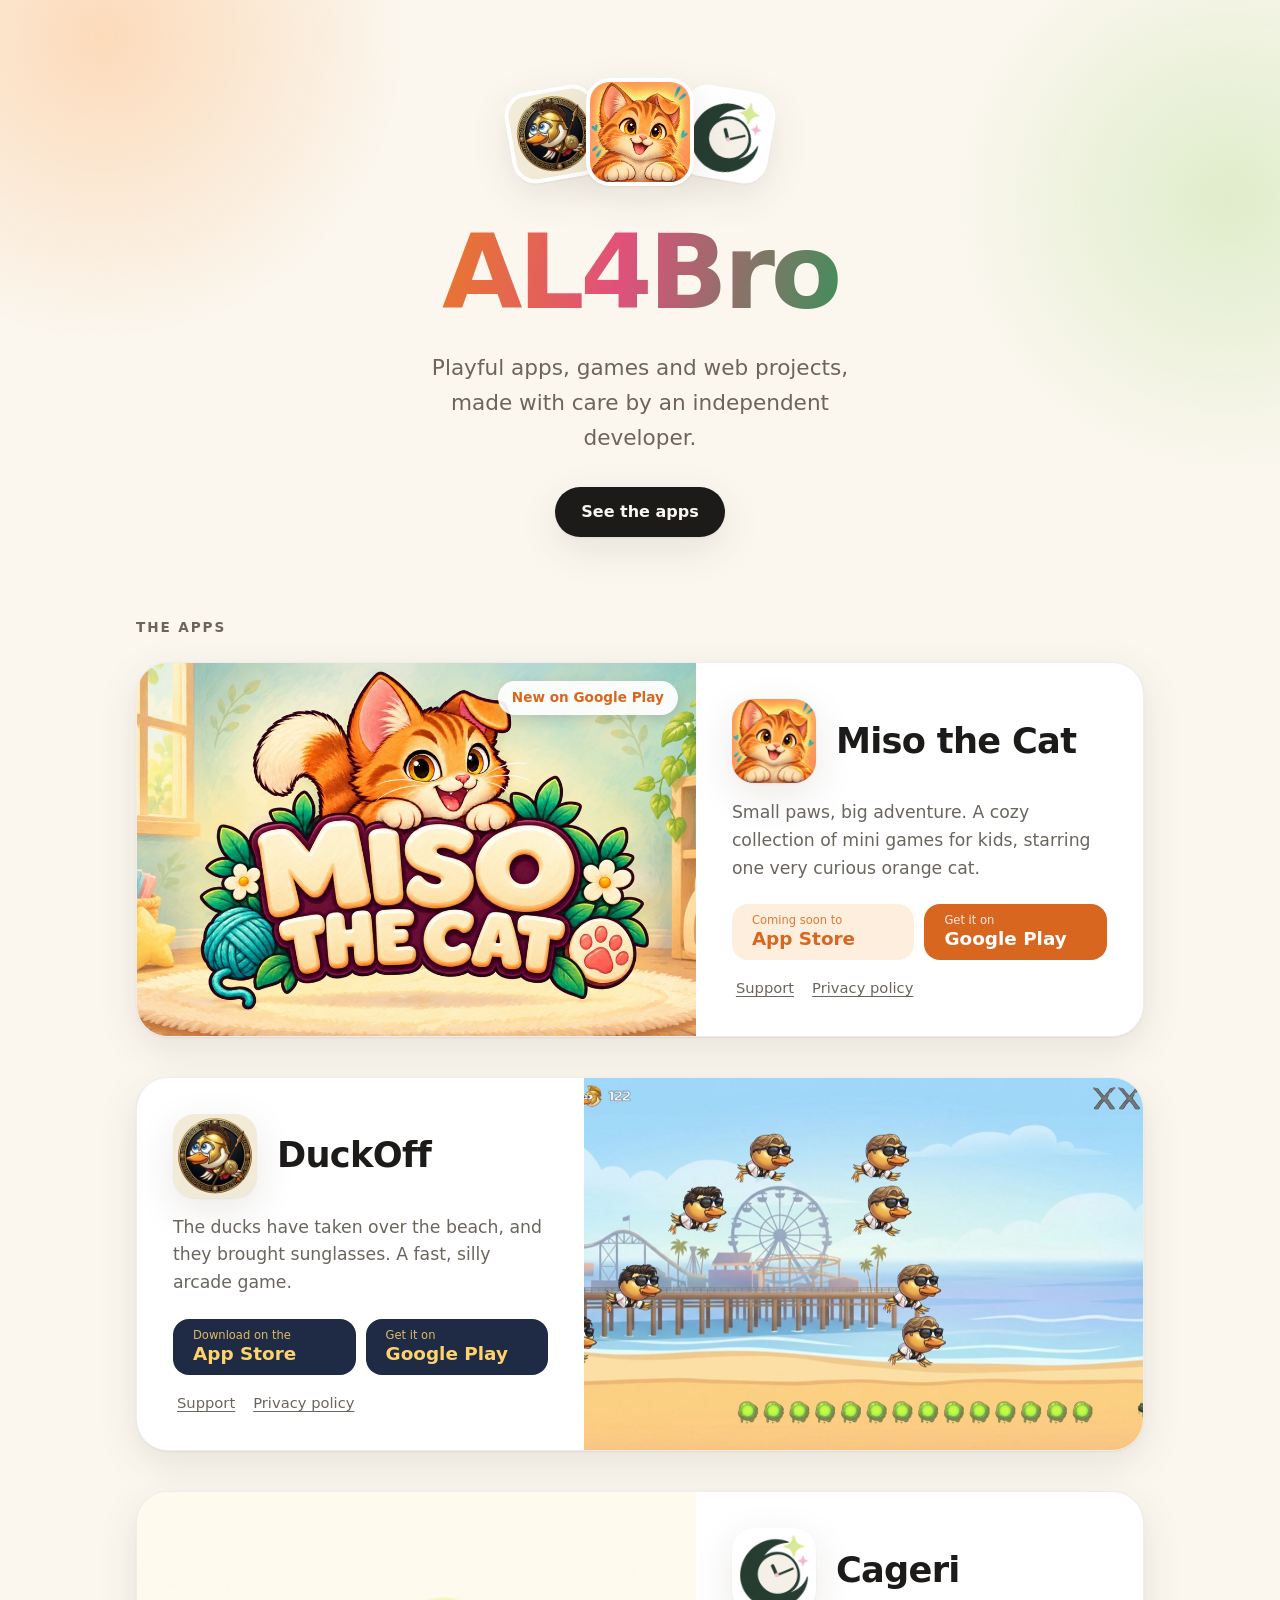
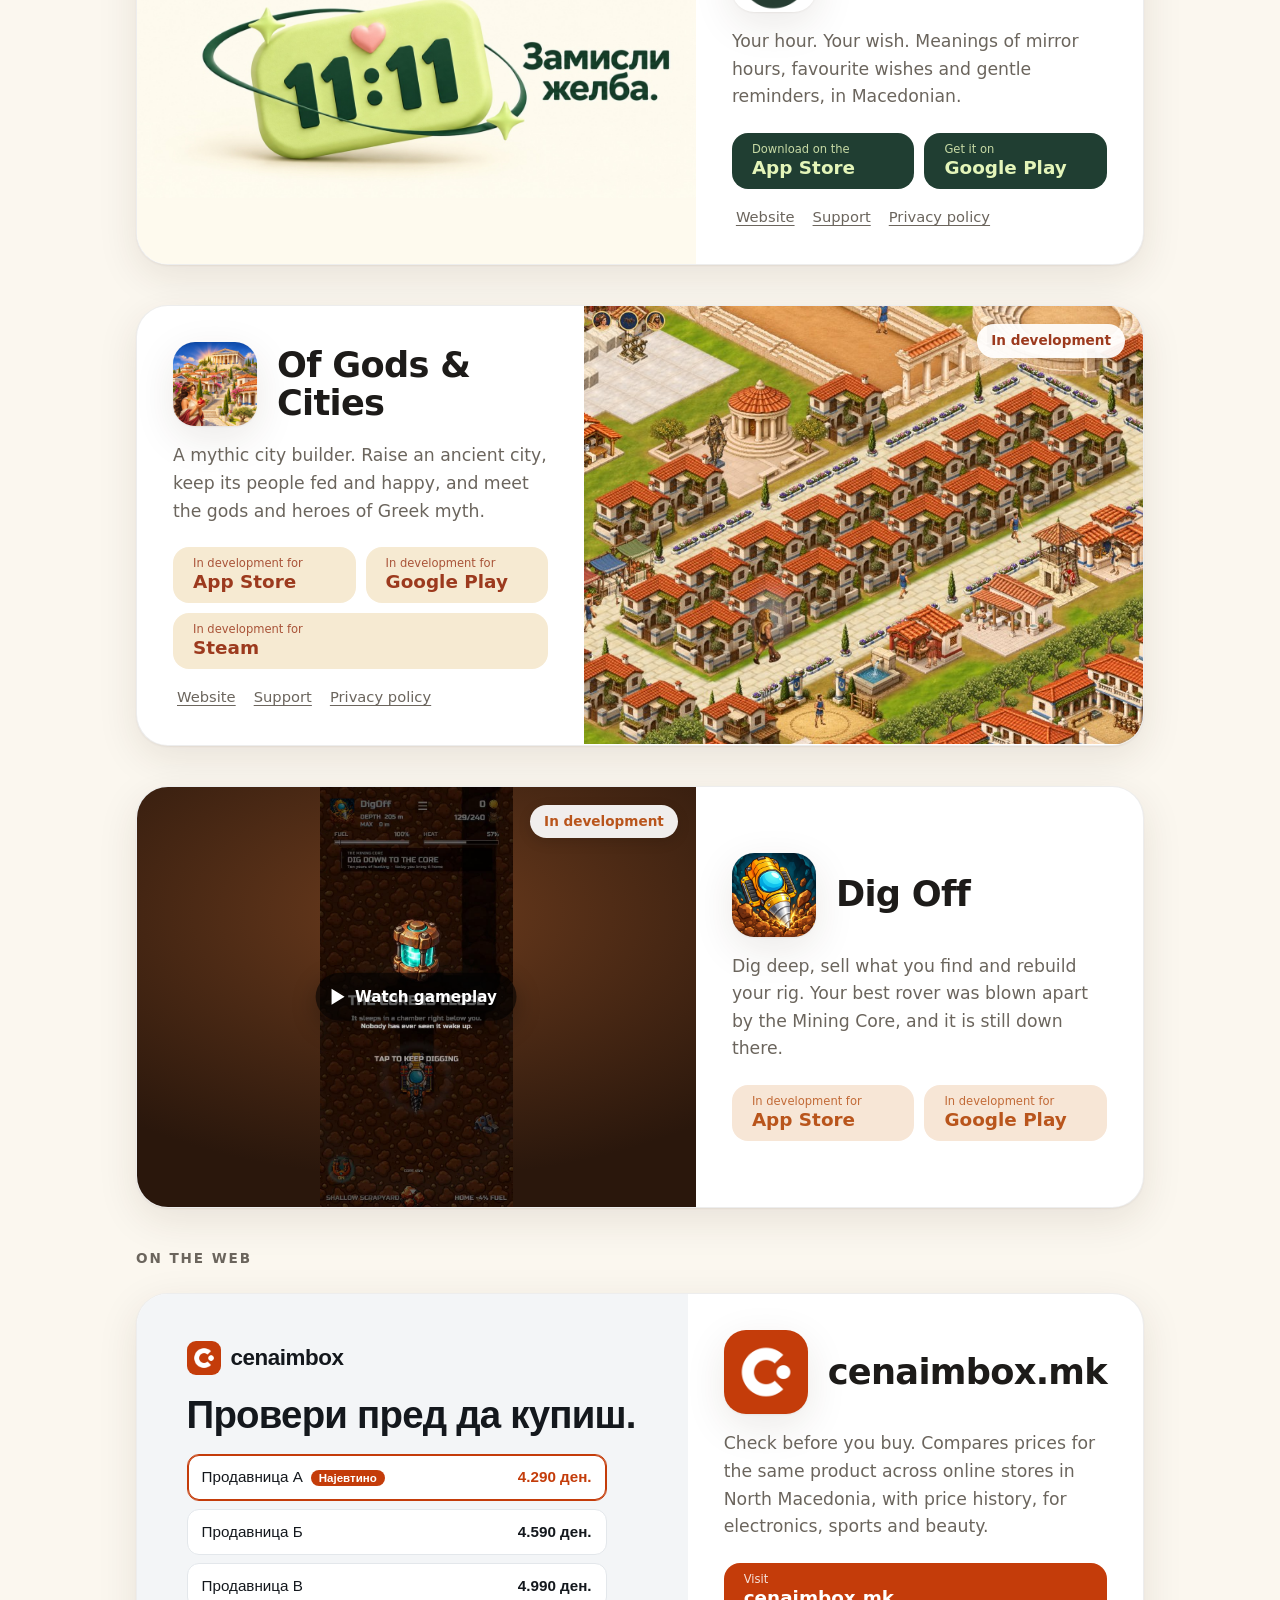
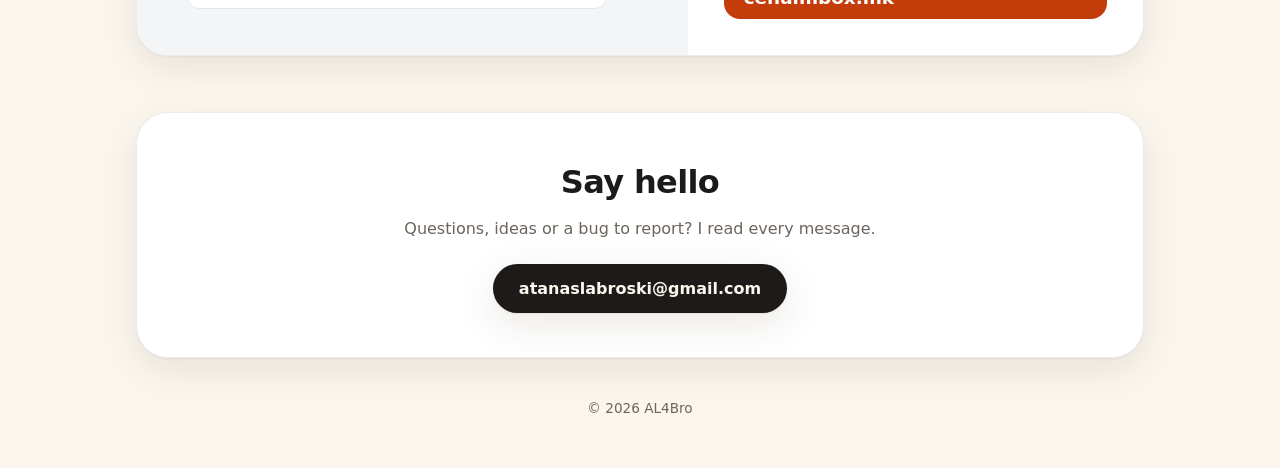
<file: index.html>
<!doctype html>
<html lang="en">
<head>
  <meta charset="utf-8">
  <meta name="viewport" content="width=device-width,initial-scale=1">
  <title>AL4Bro - Apps and Games</title>
  <meta name="description" content="Apps, games and web projects by AL4Bro: Miso the Cat, DuckOff, Cageri, Of Gods &amp; Cities, Dig Off and cenaimbox.mk.">
  <meta name="theme-color" content="#fbf7ef">
  <link rel="canonical" href="https://atelabro.github.io/">
  <meta property="og:title" content="AL4Bro - Apps and Games">
  <meta property="og:description" content="Playful apps and games: Miso the Cat, DuckOff and Cageri.">
  <meta property="og:type" content="website">
  <meta property="og:url" content="https://atelabro.github.io/">
  <meta property="og:image" content="https://atelabro.github.io/assets/miso-banner.jpg">
  <meta name="twitter:card" content="summary_large_image">
  <link rel="icon" href="assets/miso.png">
  <style>
    :root {
      --bg: #fbf7ef;
      --card: #ffffff;
      --text: #1d1b19;
      --muted: #6b655d;
      --line: rgba(29, 27, 25, 0.08);
      --shadow: 0 1px 2px rgba(60, 40, 20, 0.06), 0 12px 40px rgba(60, 40, 20, 0.10);
      --shadow-hover: 0 2px 4px rgba(60, 40, 20, 0.08), 0 24px 60px rgba(60, 40, 20, 0.16);
      --blob-1: rgba(255, 166, 87, 0.35);
      --blob-2: rgba(160, 214, 120, 0.30);
      --blob-3: rgba(120, 180, 255, 0.25);
      --round: ui-rounded, "SF Pro Rounded", "Nunito", system-ui, -apple-system, "Segoe UI", sans-serif;
    }
    @media (prefers-color-scheme: dark) {
      :root {
        --bg: #121214;
        --card: #1c1c1f;
        --text: #f3f1ed;
        --muted: #a9a49c;
        --line: rgba(255, 255, 255, 0.08);
        --shadow: 0 1px 2px rgba(0, 0, 0, 0.4), 0 12px 40px rgba(0, 0, 0, 0.35);
        --shadow-hover: 0 2px 4px rgba(0, 0, 0, 0.5), 0 24px 60px rgba(0, 0, 0, 0.5);
        --blob-1: rgba(255, 140, 60, 0.18);
        --blob-2: rgba(120, 190, 90, 0.14);
        --blob-3: rgba(90, 150, 255, 0.14);
      }
    }

    * { box-sizing: border-box; }
    html { scroll-behavior: smooth; }
    body {
      margin: 0;
      background: var(--bg);
      color: var(--text);
      font-family: system-ui, -apple-system, BlinkMacSystemFont, "Segoe UI", sans-serif;
      line-height: 1.6;
      overflow-x: hidden;
    }
    .backdrop {
      position: fixed;
      inset: 0;
      z-index: -1;
      pointer-events: none;
      background:
        radial-gradient(40vmax 40vmax at 8% 4%, var(--blob-1), transparent 60%),
        radial-gradient(36vmax 36vmax at 96% 22%, var(--blob-2), transparent 60%),
        radial-gradient(40vmax 40vmax at 40% 108%, var(--blob-3), transparent 60%);
    }
    a { color: inherit; }
    a:focus-visible { outline: 3px solid #e8792b; outline-offset: 4px; border-radius: 8px; }

    /* Hero */
    .hero {
      max-width: 1040px;
      margin: 0 auto;
      padding: 88px 16px 40px;
      text-align: center;
    }
    .icons {
      display: flex;
      justify-content: center;
      margin-bottom: 32px;
    }
    .icons img {
      width: 92px;
      height: 92px;
      border-radius: 24px;
      box-shadow: var(--shadow);
      border: 4px solid var(--card);
      background: var(--card);
      animation: float 6s ease-in-out infinite;
    }
    .icons img:nth-child(1) { transform: rotate(-10deg); margin-right: -14px; animation-delay: 0s; }
    .icons img:nth-child(2) { position: relative; z-index: 1; width: 108px; height: 108px; margin-top: -10px; animation-delay: -2s; }
    .icons img:nth-child(3) { transform: rotate(10deg); margin-left: -14px; animation-delay: -4s; }
    @keyframes float {
      0%, 100% { translate: 0 0; }
      50% { translate: 0 -10px; }
    }
    .wordmark {
      font-family: var(--round);
      font-size: clamp(3.2rem, 11vw, 6.5rem);
      font-weight: 800;
      letter-spacing: -0.04em;
      line-height: 1.05;
      margin: 0;
      padding: 0 0.04em 0.06em;
      display: inline-block;
      background: linear-gradient(100deg, #e8792b 0%, #e0517a 45%, #3f8f5a 100%);
      -webkit-background-clip: text;
      background-clip: text;
      color: transparent;
    }
    .tagline {
      font-size: clamp(1.1rem, 2.6vw, 1.35rem);
      color: var(--muted);
      max-width: 34ch;
      margin: 18px auto 32px;
    }
    .cta {
      display: inline-block;
      font-family: var(--round);
      font-weight: 700;
      text-decoration: none;
      background: var(--text);
      color: var(--bg);
      padding: 12px 26px;
      border-radius: 999px;
      box-shadow: var(--shadow);
      transition: transform 0.2s ease;
    }
    .cta:hover { transform: translateY(-2px); }

    /* Apps */
    .apps {
      max-width: 1040px;
      margin: 0 auto;
      padding: 40px 16px 24px;
      display: grid;
      gap: 40px;
    }
    .section-title {
      font-family: var(--round);
      font-size: 0.85rem;
      font-weight: 700;
      letter-spacing: 0.14em;
      text-transform: uppercase;
      color: var(--muted);
      margin: 0 0 -16px;
    }
    .app {
      background: var(--card);
      border-radius: 32px;
      overflow: hidden;
      box-shadow: var(--shadow);
      border: 1px solid var(--line);
      transition: transform 0.3s ease, box-shadow 0.3s ease;
    }
    .app:hover { transform: translateY(-4px); box-shadow: var(--shadow-hover); }
    .banner {
      position: relative;
      aspect-ratio: 2 / 1;
      background: var(--tint);
      overflow: hidden;
    }
    .banner img {
      width: 100%;
      height: 100%;
      object-fit: cover;
      display: block;
      transition: transform 0.6s ease;
    }
    .app:hover .banner img { transform: scale(1.03); }
    .banner video { width: 100%; height: 100%; object-fit: cover; display: block; }
    .badge {
      position: absolute;
      top: 18px;
      right: 18px;
      font-family: var(--round);
      font-weight: 700;
      font-size: 0.85rem;
      background: rgba(255, 255, 255, 0.92);
      color: var(--accent);
      padding: 6px 14px;
      border-radius: 999px;
      box-shadow: 0 4px 14px rgba(0, 0, 0, 0.12);
    }
    .body {
      position: relative;
      padding: 0 32px 32px 32px;
      display: grid;
      grid-template-columns: auto 1fr;
      column-gap: 20px;
      align-items: end;
    }
    .body .icon {
      width: 104px;
      height: 104px;
      border-radius: 26px;
      margin-top: -44px;
      border: 5px solid var(--card);
      background: var(--card);
      box-shadow: var(--shadow);
    }
    .body h2 {
      font-family: var(--round);
      font-size: clamp(1.6rem, 4vw, 2.2rem);
      letter-spacing: -0.02em;
      line-height: 1.1;
      margin: 16px 0 0;
    }
    .body .pitch {
      grid-column: 1 / -1;
      color: var(--muted);
      font-size: 1.08rem;
      margin: 16px 0 22px;
      max-width: 52ch;
    }
    .actions {
      grid-column: 1 / -1;
      display: flex;
      flex-wrap: wrap;
      align-items: center;
      gap: 12px 12px;
    }
    .store {
      display: inline-flex;
      flex-direction: column;
      justify-content: center;
      min-width: 168px;
      padding: 10px 20px;
      border-radius: 16px;
      background: var(--accent);
      color: var(--on-accent);
      text-decoration: none;
      line-height: 1.2;
      transition: transform 0.2s ease, filter 0.2s ease;
    }
    .store:hover { transform: translateY(-2px); filter: brightness(1.08); }
    .store small { font-size: 0.72rem; opacity: 0.85; }
    .store strong { font-family: var(--round); font-size: 1.15rem; }
    .soon {
      display: inline-flex;
      flex-direction: column;
      min-width: 168px;
      padding: 10px 20px;
      border-radius: 16px;
      background: var(--tint);
      color: var(--accent);
      line-height: 1.2;
    }
    .soon small { font-size: 0.72rem; opacity: 0.85; }
    .soon strong { font-family: var(--round); font-size: 1.15rem; }
    .minor {
      display: flex;
      gap: 18px;
      margin-left: 8px;
    }
    .minor a {
      color: var(--muted);
      font-size: 0.92rem;
      text-underline-offset: 3px;
    }
    .minor a:hover { color: var(--text); }
    .cageri .banner { background: #fefaee; }
    .cageri .banner img { object-fit: contain; }

    .miso { --accent: #d9661f; --on-accent: #ffffff; --tint: #fdeedd; }
    .duckoff { --accent: #1f2a44; --on-accent: #ffd36b; --tint: #dcecf7; }
    .cageri { --accent: #203e32; --on-accent: #e4f5b9; --tint: #f8f5eb; }
    .ogc { --accent: #9c3a1e; --on-accent: #fff4dc; --tint: #f6ead2; }
    .cenaimbox { --accent: #c43c0a; --on-accent: #ffffff; --tint: #f3f5f7; }
    .digoff { --accent: #b9551c; --on-accent: #ffffff; --tint: #f7e6d6; }
    @media (prefers-color-scheme: dark) {
      .miso { --accent: #f08a44; --on-accent: #1a1006; --tint: #3a2616; }
      .duckoff { --accent: #ffd36b; --on-accent: #1f2a44; --tint: #1e2a3a; }
      .cageri { --accent: #bfe38a; --on-accent: #16281f; --tint: #22302a; }
      .ogc { --accent: #e8a066; --on-accent: #2a1408; --tint: #3a2a1c; }
      .cenaimbox { --accent: #f0703c; --on-accent: #1a0b04; --tint: #1f2328; }
      .digoff { --accent: #f2a05c; --on-accent: #2a1305; --tint: #2e2118; }
      .badge { background: rgba(28, 28, 31, 0.9); }
    }

    /* Dig Off: a portrait gameplay clip on a dark mine backdrop; click plays the full video */
    .digoff .banner {
      background: radial-gradient(120% 90% at 50% 30%, #6b3b1d 0%, #2a170c 70%);
      display: flex;
      align-items: center;
      justify-content: center;
      cursor: pointer;
      border: 0;
      padding: 0;
      width: 100%;
      font: inherit;
      color: inherit;
    }
    .digoff .banner { aspect-ratio: 4 / 3; }
    .digoff .banner video { position: absolute; inset: 0; width: 100%; height: 100%; object-fit: contain; }
    .play {
      position: absolute;
      left: 50%;
      top: 50%;
      translate: -50% -50%;
      display: flex;
      align-items: center;
      gap: 10px;
      font-family: var(--round);
      font-weight: 700;
      font-size: 0.95rem;
      background: rgba(0, 0, 0, 0.62);
      color: #ffffff;
      padding: 12px 20px 12px 16px;
      border-radius: 999px;
      box-shadow: 0 8px 24px rgba(0, 0, 0, 0.3);
      transition: transform 0.2s ease, background 0.2s ease;
      pointer-events: none;
    }
    .play::before {
      content: "";
      width: 0;
      height: 0;
      border-style: solid;
      border-width: 8px 0 8px 13px;
      border-color: transparent transparent transparent #ffffff;
    }
    .digoff .banner:hover .play, .digoff .banner:focus-visible .play { background: rgba(0, 0, 0, 0.8); transform: scale(1.05); }
    .digoff .banner:focus-visible { outline: 3px solid #e8792b; outline-offset: -3px; }

    /* Full-screen video viewer */
    .viewer {
      position: fixed;
      inset: 0;
      z-index: 50;
      display: none;
      align-items: center;
      justify-content: center;
      background: rgba(0, 0, 0, 0.92);
    }
    .viewer.open { display: flex; }
    .viewer video { max-width: 100vw; max-height: 100vh; width: auto; height: 100vh; background: #000; }
    .viewer .close {
      position: absolute;
      top: 16px;
      right: 16px;
      width: 44px;
      height: 44px;
      border-radius: 999px;
      border: 1px solid rgba(255, 255, 255, 0.5);
      background: rgba(0, 0, 0, 0.5);
      color: #ffffff;
      font-size: 1.4rem;
      line-height: 1;
      cursor: pointer;
    }

    /* cenaimbox: banner drawn in HTML so it stays crisp */
    .web-banner {
      display: flex;
      flex-direction: column;
      justify-content: center;
      gap: 18px;
      padding: 8% 9%;
      background: #f3f5f7;
      color: #14181d;
      font-family: Arial, system-ui, sans-serif;
    }
    .web-banner .logo { display: flex; align-items: center; gap: 10px; font-weight: 700; font-size: 1.4rem; letter-spacing: -0.02em; }
    .web-banner .logo img { width: 34px; height: 34px; border-radius: 9px; }
    .web-banner .headline { font-size: clamp(1.6rem, 3.6vw, 2.4rem); font-weight: 800; line-height: 1.1; letter-spacing: -0.02em; margin: 0; }
    .offers { display: grid; gap: 8px; max-width: 420px; }
    .offer {
      display: flex;
      justify-content: space-between;
      align-items: center;
      background: #ffffff;
      border: 1px solid #e3e7eb;
      border-radius: 12px;
      padding: 10px 14px;
      font-size: 0.95rem;
    }
    .offer strong { font-variant-numeric: tabular-nums; }
    .offer.best { border-color: #c43c0a; box-shadow: 0 0 0 1px #c43c0a inset; }
    .offer.best strong { color: #c43c0a; }
    .offer .tag { font-size: 0.72rem; font-weight: 700; color: #ffffff; background: #c43c0a; border-radius: 999px; padding: 2px 8px; margin-left: 8px; }
    .bars { display: flex; align-items: end; gap: 5px; height: 38px; }
    .bars span { flex: 1; background: #c9d1d9; border-radius: 3px 3px 0 0; }
    .bars span:last-child { background: #c43c0a; }

    /* Contact and footer */
    .contact {
      max-width: 1040px;
      margin: 32px auto 0;
      padding: 0 16px;
    }
    .contact-card {
      text-align: center;
      background: var(--card);
      border: 1px solid var(--line);
      border-radius: 32px;
      padding: 44px 24px;
      box-shadow: var(--shadow);
    }
    .contact-card h2 {
      font-family: var(--round);
      font-size: clamp(1.5rem, 4vw, 2rem);
      letter-spacing: -0.02em;
      margin: 0 0 8px;
    }
    .contact-card p { color: var(--muted); margin: 0 0 22px; }
    footer {
      text-align: center;
      color: var(--muted);
      font-size: 0.85rem;
      padding: 40px 16px 48px;
    }

    @media (min-width: 880px) {
      .app {
        display: grid;
        grid-template-columns: 1.25fr 1fr;
        align-items: stretch;
      }
      .app.flip { grid-template-columns: 1fr 1.25fr; }
      .app.flip .banner { order: 2; }
      .banner { aspect-ratio: auto; min-height: 340px; }
      .digoff .banner { aspect-ratio: auto; min-height: 0; height: 420px; }
      .body {
        padding: 36px 36px 36px 36px;
        align-content: center;
        align-items: center;
      }
      .body .icon { margin-top: 0; width: 84px; height: 84px; border-radius: 22px; border-width: 0; }
      .body h2 { margin: 0; }
      .actions { gap: 10px; }
      .store, .soon { min-width: 0; flex: 1 1 140px; }
      .minor { width: 100%; margin: 6px 0 0 4px; }
    }
    @media (max-width: 600px) {
      .hero { padding-top: 56px; }
      .icons img { width: 72px; height: 72px; border-radius: 20px; }
      .icons img:nth-child(2) { width: 84px; height: 84px; }
      .app, .contact-card { border-radius: 24px; }
      .body { padding: 0 20px 24px; column-gap: 14px; }
      .body .icon { width: 80px; height: 80px; border-radius: 20px; margin-top: -32px; border-width: 4px; }
      .badge { top: 12px; right: 12px; }
      .store, .soon { flex: 1 1 140px; min-width: 0; }
      .minor { width: 100%; margin: 4px 0 0; justify-content: center; }
    }
    @media (prefers-reduced-motion: reduce) {
      html { scroll-behavior: auto; }
      .icons img { animation: none; }
      .app, .banner img, .store, .cta { transition: none; }
      .app:hover, .store:hover, .cta:hover { transform: none; }
      .app:hover .banner img { transform: none; }
    }
  </style>
</head>
<body>
  <div class="backdrop" aria-hidden="true"></div>

  <header class="hero">
    <div class="icons" aria-hidden="true">
      <img src="assets/duckoff.png" alt="" width="92" height="92">
      <img src="assets/miso.png" alt="" width="108" height="108">
      <img src="assets/cageri.png" alt="" width="92" height="92">
    </div>
    <h1 class="wordmark">AL4Bro</h1>
    <p class="tagline">Playful apps, games and web projects, made with care by an independent developer.</p>
    <a class="cta" href="#apps">See the apps</a>
  </header>

  <main class="apps" id="apps">
    <p class="section-title">The apps</p>

    <article class="app miso">
      <div class="banner">
        <img src="assets/miso-banner.jpg" alt="Miso the Cat peeking over the game logo in a cozy playroom" width="1400" height="700">
        <span class="badge">New on Google Play</span>
      </div>
      <div class="body">
        <img class="icon" src="assets/miso.png" alt="" width="104" height="104">
        <h2>Miso the Cat</h2>
        <p class="pitch">Small paws, big adventure. A cozy collection of mini games for kids, starring one very curious orange cat.</p>
        <div class="actions">
          <span class="soon"><small>Coming soon to</small><strong>App Store</strong></span>
          <a class="store" href="https://play.google.com/store/apps/details?id=com.alab.misosworld"><small>Get it on</small><strong>Google Play</strong></a>
          <span class="minor"><a href="miso/support.html">Support</a><a href="miso/privacy.html">Privacy policy</a></span>
        </div>
      </div>
    </article>

    <article class="app duckoff flip">
      <div class="banner">
        <img src="assets/duckoff-banner.jpg" alt="DuckOff gameplay: ducks in sunglasses flying over a sunny beach pier" width="1400" height="645" loading="lazy">
      </div>
      <div class="body">
        <img class="icon" src="assets/duckoff.png" alt="" width="104" height="104">
        <h2>DuckOff</h2>
        <p class="pitch">The ducks have taken over the beach, and they brought sunglasses. A fast, silly arcade game.</p>
        <div class="actions">
          <a class="store" href="https://apps.apple.com/app/id6760356647"><small>Download on the</small><strong>App Store</strong></a>
          <a class="store" href="https://play.google.com/store/apps/details?id=com.alab.duckoff"><small>Get it on</small><strong>Google Play</strong></a>
          <span class="minor"><a href="duckoff/support.html">Support</a><a href="duckoff/privacy.html">Privacy policy</a></span>
        </div>
      </div>
    </article>

    <article class="app cageri">
      <div class="banner">
        <img src="assets/cageri-banner.jpg" alt="Cageri: a green 11:11 clock with a heart, Make a wish" width="1400" height="600" loading="lazy">
      </div>
      <div class="body">
        <img class="icon" src="assets/cageri.png" alt="" width="104" height="104">
        <h2>Cageri</h2>
        <p class="pitch">Your hour. Your wish. Meanings of mirror hours, favourite wishes and gentle reminders, in Macedonian.</p>
        <div class="actions">
          <a class="store" href="https://apps.apple.com/app/id6817363033"><small>Download on the</small><strong>App Store</strong></a>
          <a class="store" href="https://play.google.com/store/apps/details?id=com.alab.cageri"><small>Get it on</small><strong>Google Play</strong></a>
          <span class="minor"><a href="cageri/">Website</a><a href="cageri/support.html">Support</a><a href="cageri/privacy.html">Privacy policy</a></span>
        </div>
      </div>
    </article>

    <article class="app ogc flip">
      <div class="banner">
        <video class="autoplay" src="assets/ogc-loop.mp4" poster="assets/ogc-banner.jpg" width="1200" height="600" muted loop playsinline preload="none" aria-label="Of Gods &amp; Cities gameplay: an ancient Greek city with red-tiled houses, a harbour, a stadium and busy streets"></video>
        <span class="badge">In development</span>
      </div>
      <div class="body">
        <img class="icon" src="assets/ogc.png" alt="" width="104" height="104">
        <h2>Of Gods &amp; Cities</h2>
        <p class="pitch">A mythic city builder. Raise an ancient city, keep its people fed and happy, and meet the gods and heroes of Greek myth.</p>
        <div class="actions">
          <span class="soon"><small>In development for</small><strong>App Store</strong></span>
          <span class="soon"><small>In development for</small><strong>Google Play</strong></span>
          <span class="soon"><small>In development for</small><strong>Steam</strong></span>
          <span class="minor"><a href="of-gods-and-cities/">Website</a><a href="of-gods-and-cities/support.html">Support</a><a href="of-gods-and-cities/privacy.html">Privacy policy</a></span>
        </div>
      </div>
    </article>

    <article class="app digoff">
      <button class="banner" type="button" data-video="assets/digoff-gameplay.mp4" aria-label="Play the Dig Off gameplay video full screen">
        <video class="autoplay" src="assets/digoff-loop.mp4" poster="assets/digoff-poster.jpg" width="360" height="780" muted loop playsinline preload="none" aria-hidden="true"></video>
        <span class="badge">In development</span>
        <span class="play">Watch gameplay</span>
      </button>
      <div class="body">
        <img class="icon" src="assets/digoff.png" alt="" width="104" height="104">
        <h2>Dig Off</h2>
        <p class="pitch">Dig deep, sell what you find and rebuild your rig. Your best rover was blown apart by the Mining Core, and it is still down there.</p>
        <div class="actions">
          <span class="soon"><small>In development for</small><strong>App Store</strong></span>
          <span class="soon"><small>In development for</small><strong>Google Play</strong></span>
        </div>
      </div>
    </article>

    <p class="section-title">On the web</p>

    <article class="app cenaimbox">
      <div class="banner web-banner" aria-hidden="true">
        <div class="logo"><img src="assets/cenaimbox.png" alt="" width="34" height="34">cenaimbox</div>
        <p class="headline">Провери пред да купиш.</p>
        <div class="offers">
          <div class="offer best"><span>Продавница А<span class="tag">Најевтино</span></span><strong>4.290 ден.</strong></div>
          <div class="offer"><span>Продавница Б</span><strong>4.590 ден.</strong></div>
          <div class="offer"><span>Продавница В</span><strong>4.990 ден.</strong></div>
        </div>
      </div>
      <div class="body">
        <img class="icon" src="assets/cenaimbox.png" alt="" width="104" height="104">
        <h2>cenaimbox.mk</h2>
        <p class="pitch">Check before you buy. Compares prices for the same product across online stores in North Macedonia, with price history, for electronics, sports and beauty.</p>
        <div class="actions">
          <a class="store" href="https://cenaimbox.mk/"><small>Visit</small><strong>cenaimbox.mk</strong></a>
        </div>
      </div>
    </article>
  </main>

  <section class="contact">
    <div class="contact-card">
      <h2>Say hello</h2>
      <p>Questions, ideas or a bug to report? I read every message.</p>
      <a class="cta" href="mailto:atanaslabroski@gmail.com">atanaslabroski@gmail.com</a>
    </div>
  </section>

  <footer>&copy; 2026 AL4Bro</footer>
  <div class="viewer" id="viewer" role="dialog" aria-modal="true" aria-label="Gameplay video">
    <video controls playsinline preload="none"></video>
    <button class="close" type="button" aria-label="Close video">&times;</button>
  </div>
  <script>
    // Play banner videos only while they are on screen; they stay muted.
    (function () {
      var videos = document.querySelectorAll('video.autoplay');
      if (!('IntersectionObserver' in window) || window.matchMedia('(prefers-reduced-motion: reduce)').matches) return;
      var observer = new IntersectionObserver(function (entries) {
        entries.forEach(function (entry) {
          if (entry.isIntersecting) { entry.target.muted = true; entry.target.play().catch(function () {}); }
          else entry.target.pause();
        });
      }, { threshold: 0.5 });
      videos.forEach(function (video) { observer.observe(video); });
    })();

    // A banner with data-video opens that video full screen, with sound and controls.
    (function () {
      var viewer = document.getElementById('viewer');
      var player = viewer.querySelector('video');
      var closeButton = viewer.querySelector('.close');
      var opener = null;
      function close() {
        if (document.fullscreenElement) document.exitFullscreen().catch(function () {});
        player.pause();
        player.removeAttribute('src');
        player.load();
        viewer.classList.remove('open');
        if (opener) opener.focus();
      }
      document.querySelectorAll('[data-video]').forEach(function (button) {
        button.addEventListener('click', function () {
          opener = button;
          player.src = button.getAttribute('data-video');
          viewer.classList.add('open');
          closeButton.focus();
          player.play().catch(function () {});
          if (viewer.requestFullscreen) viewer.requestFullscreen().catch(function () {});
          else if (player.webkitEnterFullscreen) player.webkitEnterFullscreen();
        });
      });
      closeButton.addEventListener('click', close);
      viewer.addEventListener('click', function (event) { if (event.target === viewer) close(); });
      document.addEventListener('keydown', function (event) { if (event.key === 'Escape' && viewer.classList.contains('open')) close(); });
      document.addEventListener('fullscreenchange', function () { if (!document.fullscreenElement && viewer.classList.contains('open')) close(); });
      player.addEventListener('webkitendfullscreen', close);
    })();
  </script>
</body>
</html>
</file>
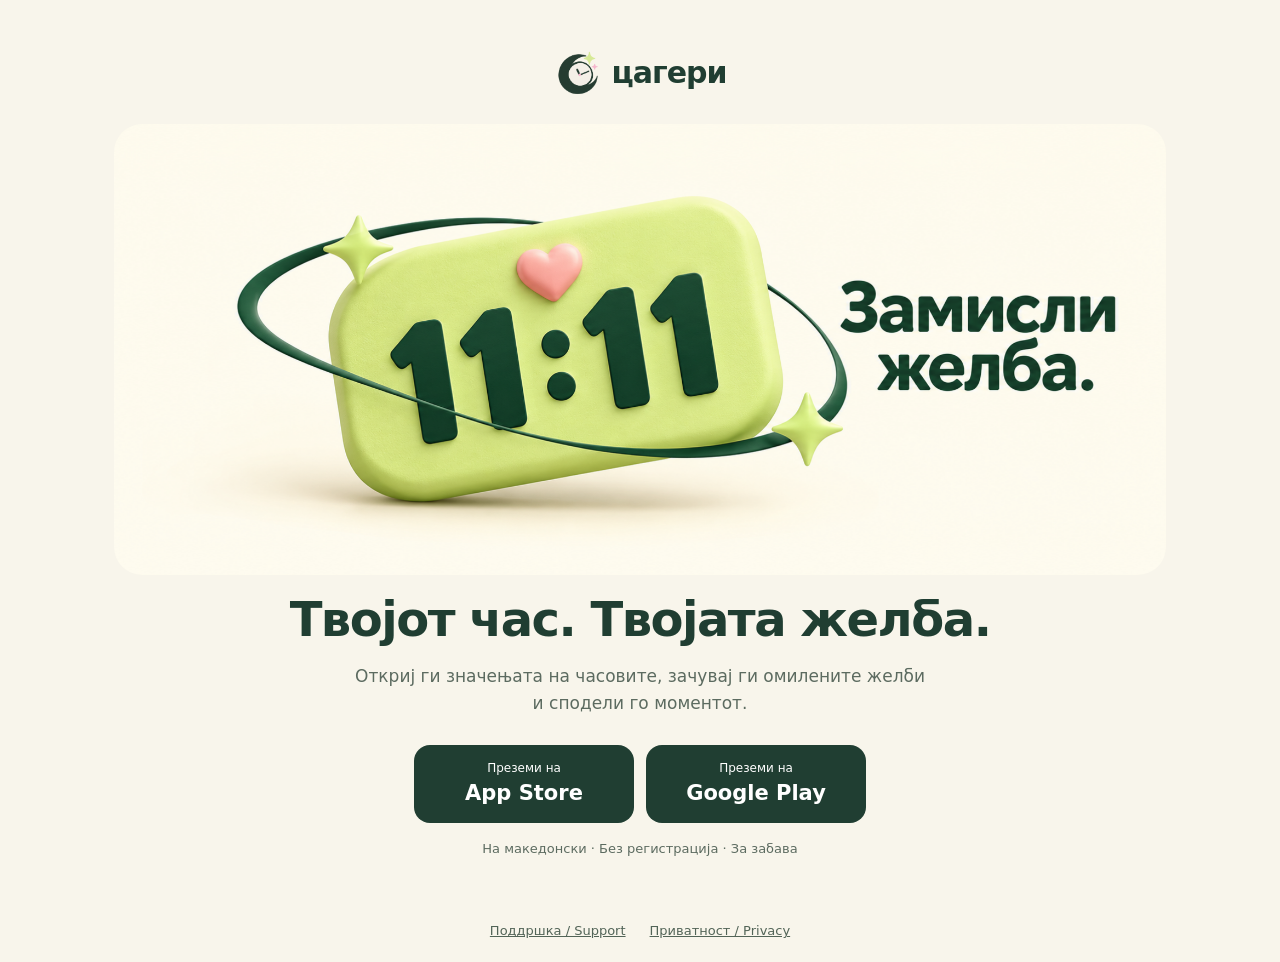
<file: cageri/index.html>
<!doctype html>
<html lang="mk">
<head>
  <meta charset="utf-8">
  <meta name="viewport" content="width=device-width,initial-scale=1">
  <meta name="theme-color" content="#203e32">
  <title>Цагери — Замисли желба.</title>
  <meta name="description" content="Твојот час. Твојата желба. Преземи Цагери: значења на часовите, омилени желби и потсетници на македонски.">
  <link rel="canonical" href="https://atelabro.github.io/cageri/">
  <meta property="og:title" content="Цагери — Замисли желба.">
  <meta property="og:description" content="Твојот час. Твојата желба. Достапно на App Store и Google Play.">
  <meta property="og:type" content="website">
  <meta property="og:url" content="https://atelabro.github.io/cageri/">
  <meta property="og:image" content="https://atelabro.github.io/cageri/assets/header.png">
  <meta name="twitter:card" content="summary_large_image">
  <style>
    *{box-sizing:border-box}body{margin:0;background:#f8f5eb;color:#203e32;font-family:system-ui,-apple-system,BlinkMacSystemFont,"Segoe UI",sans-serif;min-height:100svh;display:flex;flex-direction:column}main{width:min(1100px,100%);margin:auto;text-align:center;padding:48px 24px 28px}.brand{display:flex;align-items:center;justify-content:center;gap:10px;font-size:30px;font-weight:850;letter-spacing:-1px}.brand img{width:48px;height:48px;object-fit:contain}.hero{display:block;width:100%;height:auto;margin:28px auto 12px;border-radius:28px}h1{font-size:clamp(30px,5vw,48px);letter-spacing:-1.5px;margin:16px 0}p{font-size:17px;line-height:1.6;max-width:580px;margin:12px auto;color:#5c6b60}.actions{display:flex;justify-content:center;flex-wrap:wrap;gap:12px;margin:28px 0 16px}.store,.soon{min-width:220px;border-radius:16px;padding:16px 26px;text-decoration:none;display:flex;flex-direction:column;align-items:center;justify-content:center;line-height:1.25}.store{background:#203e32;color:#fff}.store:hover{background:#315443}.store:focus-visible,a:focus-visible{outline:3px solid #9a496b;outline-offset:5px}.store small,.soon small{font-size:12px;margin-bottom:4px}.store strong,.soon strong{font-size:21px}.soon{background:#e9ecdf;color:#627060}.note{font-size:13px}footer{text-align:center;padding:24px;display:flex;justify-content:center;gap:24px;flex-wrap:wrap}footer a{color:#526457;font-size:13px}#redirect-status{font-size:14px}@media(max-width:540px){main{padding:28px 16px 16px}.hero{margin-top:24px;border-radius:16px}h1{letter-spacing:-1px}.actions{flex-direction:column;align-items:stretch}.store,.soon{width:100%}}
  </style>
</head>
<body>
  <main>
    <div class="brand"><img src="assets/logo.png" alt="" width="48" height="48"><span>цагери</span></div>
    <img class="hero" src="assets/header.png" alt="11:11 — Замисли желба." width="3840" height="1646">
    <h1>Твојот час. Твојата желба.</h1>
    <p>Откриј ги значењата на часовите, зачувај ги омилените желби и сподели го моментот.</p>
    <div class="actions">
      <a class="store" href="https://apps.apple.com/app/id6817363033"><small>Преземи на</small><strong>App Store</strong></a>
      <a class="store" id="android-option" href="https://play.google.com/store/apps/details?id=com.alab.cageri"><small>Преземи на</small><strong>Google Play</strong></a>
    </div>
    <p id="redirect-status" role="status"></p>
    <p class="note">На македонски · Без регистрација · За забава</p>
  </main>
  <footer><a href="support.html">Поддршка / Support</a><a href="privacy.html">Приватност / Privacy</a></footer>
  <script>
    (() => {
      const iosUrl = 'https://apps.apple.com/app/id6817363033';
      const androidUrl = 'https://play.google.com/store/apps/details?id=com.alab.cageri';
      // Google Play production release is live.
      const androidLive = true;
      const ua = navigator.userAgent || '';
      const isIOS = /iPad|iPhone|iPod/i.test(ua) || (/Macintosh/i.test(ua) && navigator.maxTouchPoints > 1);
      const isAndroid = /Android/i.test(ua);
      const preview = new URLSearchParams(location.search).get('preview') === '1';
      if (androidLive) {
        const link = document.createElement('a');
        link.className = 'store'; link.href = androidUrl;
        link.innerHTML = '<small>Преземи на</small><strong>Google Play</strong>';
        document.getElementById('android-option').replaceWith(link);
      }
      if (!preview && (isIOS || (isAndroid && androidLive))) {
        document.getElementById('redirect-status').textContent = 'Се отвора продавницата… Ако не се отвори, користи го копчето погоре.';
        location.replace(isIOS ? iosUrl : androidUrl);
      } else if (isAndroid && !androidLive) {
        document.getElementById('redirect-status').textContent = 'Android верзијата пристигнува наскоро. Провери повторно тука.';
      }
    })();
  </script>
</body>
</html>
</file>
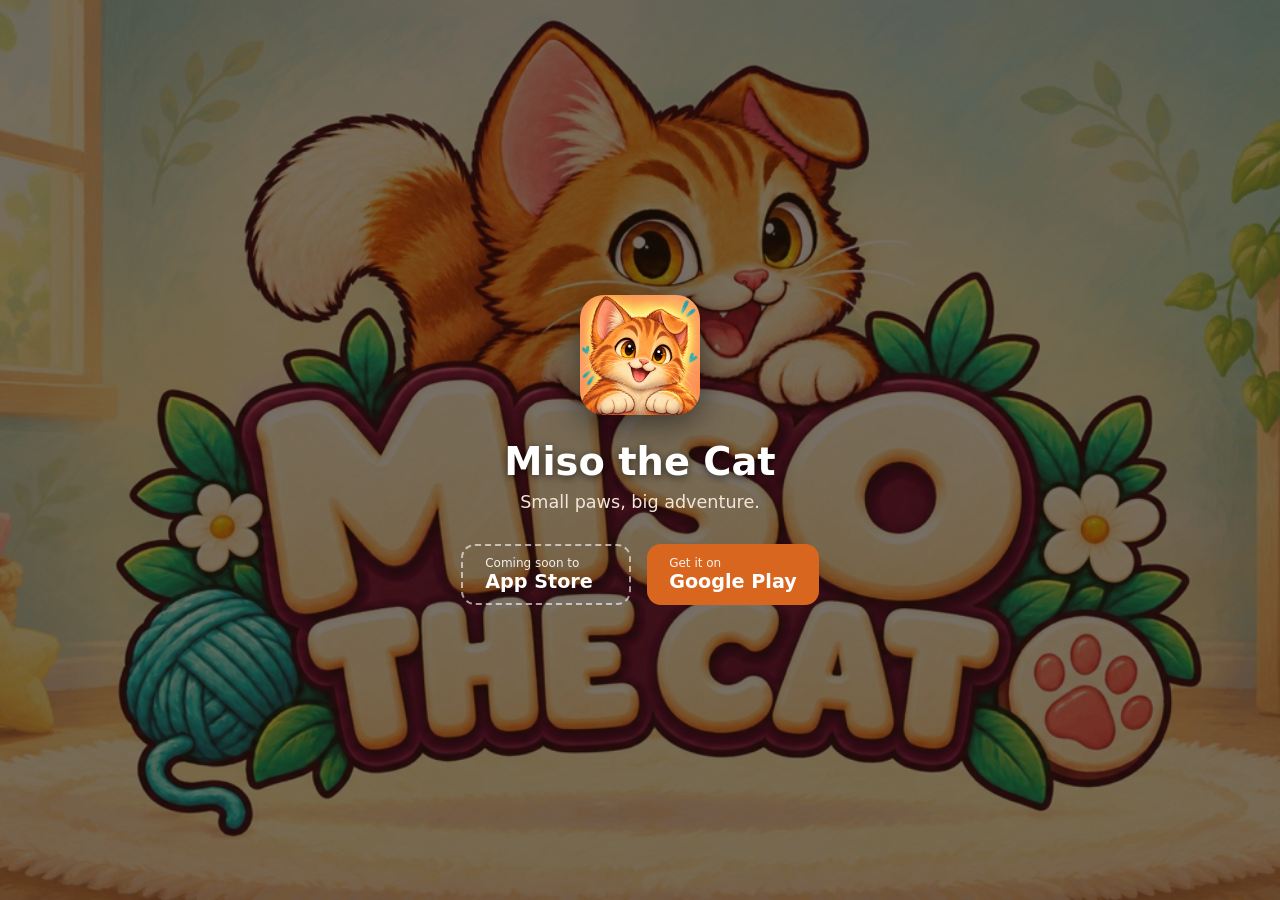
<file: miso-link/index.html>
<!doctype html>
<html lang="en">
<head>
  <meta charset="utf-8">
  <meta name="viewport" content="width=device-width, initial-scale=1">
  <title>Miso the Cat</title>
  <meta name="description" content="Small paws, big adventure. A cozy collection of mini games for kids.">
  <meta property="og:title" content="Miso the Cat">
  <meta property="og:description" content="Small paws, big adventure. A cozy collection of mini games for kids.">
  <meta property="og:image" content="https://atelabro.github.io/assets/miso-banner.jpg">
  <link rel="icon" href="../assets/miso.png">
  <style>
    * { margin: 0; padding: 0; box-sizing: border-box; }

    body {
      font-family: system-ui, Arial, sans-serif;
      min-height: 100vh;
      display: flex;
      align-items: center;
      justify-content: center;
      background: #3a2616 url("../assets/miso-banner.jpg") center / cover no-repeat fixed;
    }

    #overlay {
      position: fixed;
      inset: 0;
      background: rgba(30, 18, 8, 0.6);
      z-index: 1;
    }

    #content {
      position: relative;
      z-index: 2;
      text-align: center;
      color: #fff;
      padding: 40px 24px;
      display: none;
    }

    #content img.logo {
      width: 120px;
      height: 120px;
      border-radius: 24px;
      margin-bottom: 20px;
      box-shadow: 0 8px 32px rgba(0, 0, 0, 0.5);
    }

    #content h1 {
      font-size: 2.4rem;
      margin-bottom: 8px;
      text-shadow: 0 2px 8px rgba(0, 0, 0, 0.6);
    }

    #content p {
      font-size: 1.1rem;
      margin-bottom: 32px;
      color: #f3e6d8;
    }

    .badges {
      display: flex;
      gap: 16px;
      justify-content: center;
      flex-wrap: wrap;
    }

    .badges a, .badges span {
      display: flex;
      flex-direction: column;
      justify-content: center;
      min-width: 170px;
      padding: 10px 22px;
      border-radius: 14px;
      text-align: left;
      text-decoration: none;
    }

    .badges a { background: #d9661f; color: #fff; }
    .badges span { border: 2px dashed rgba(255, 255, 255, 0.6); color: #fff; }
    .badges small { font-size: 0.75rem; opacity: 0.9; }
    .badges strong { font-size: 1.2rem; }
  </style>
  <script>
    // Set iosLive to true once the App Store listing is approved. Also swap the
    // "Coming soon" span below for a link to iosUrl.
    var iosLive = false;
    var iosUrl = "https://apps.apple.com/app/id6818754894";
    var androidUrl = "https://play.google.com/store/apps/details?id=com.alab.misosworld";
    var ua = navigator.userAgent || navigator.vendor || window.opera;

    if (/android/i.test(ua)) {
      window.location.replace(androidUrl);
    } else if (iosLive && /iPad|iPhone|iPod/.test(ua) && !window.MSStream) {
      window.location.replace(iosUrl);
    } else {
      document.addEventListener("DOMContentLoaded", function() {
        document.getElementById("content").style.display = "block";
      });
    }
  </script>
</head>
<body>
  <div id="overlay"></div>
  <div id="content">
    <img class="logo" src="../assets/miso.png" alt="Miso the Cat icon">
    <h1>Miso the Cat</h1>
    <p>Small paws, big adventure.</p>
    <div class="badges">
      <span><small>Coming soon to</small><strong>App Store</strong></span>
      <a href="https://play.google.com/store/apps/details?id=com.alab.misosworld"><small>Get it on</small><strong>Google Play</strong></a>
    </div>
  </div>
</body>
</html>
</file>
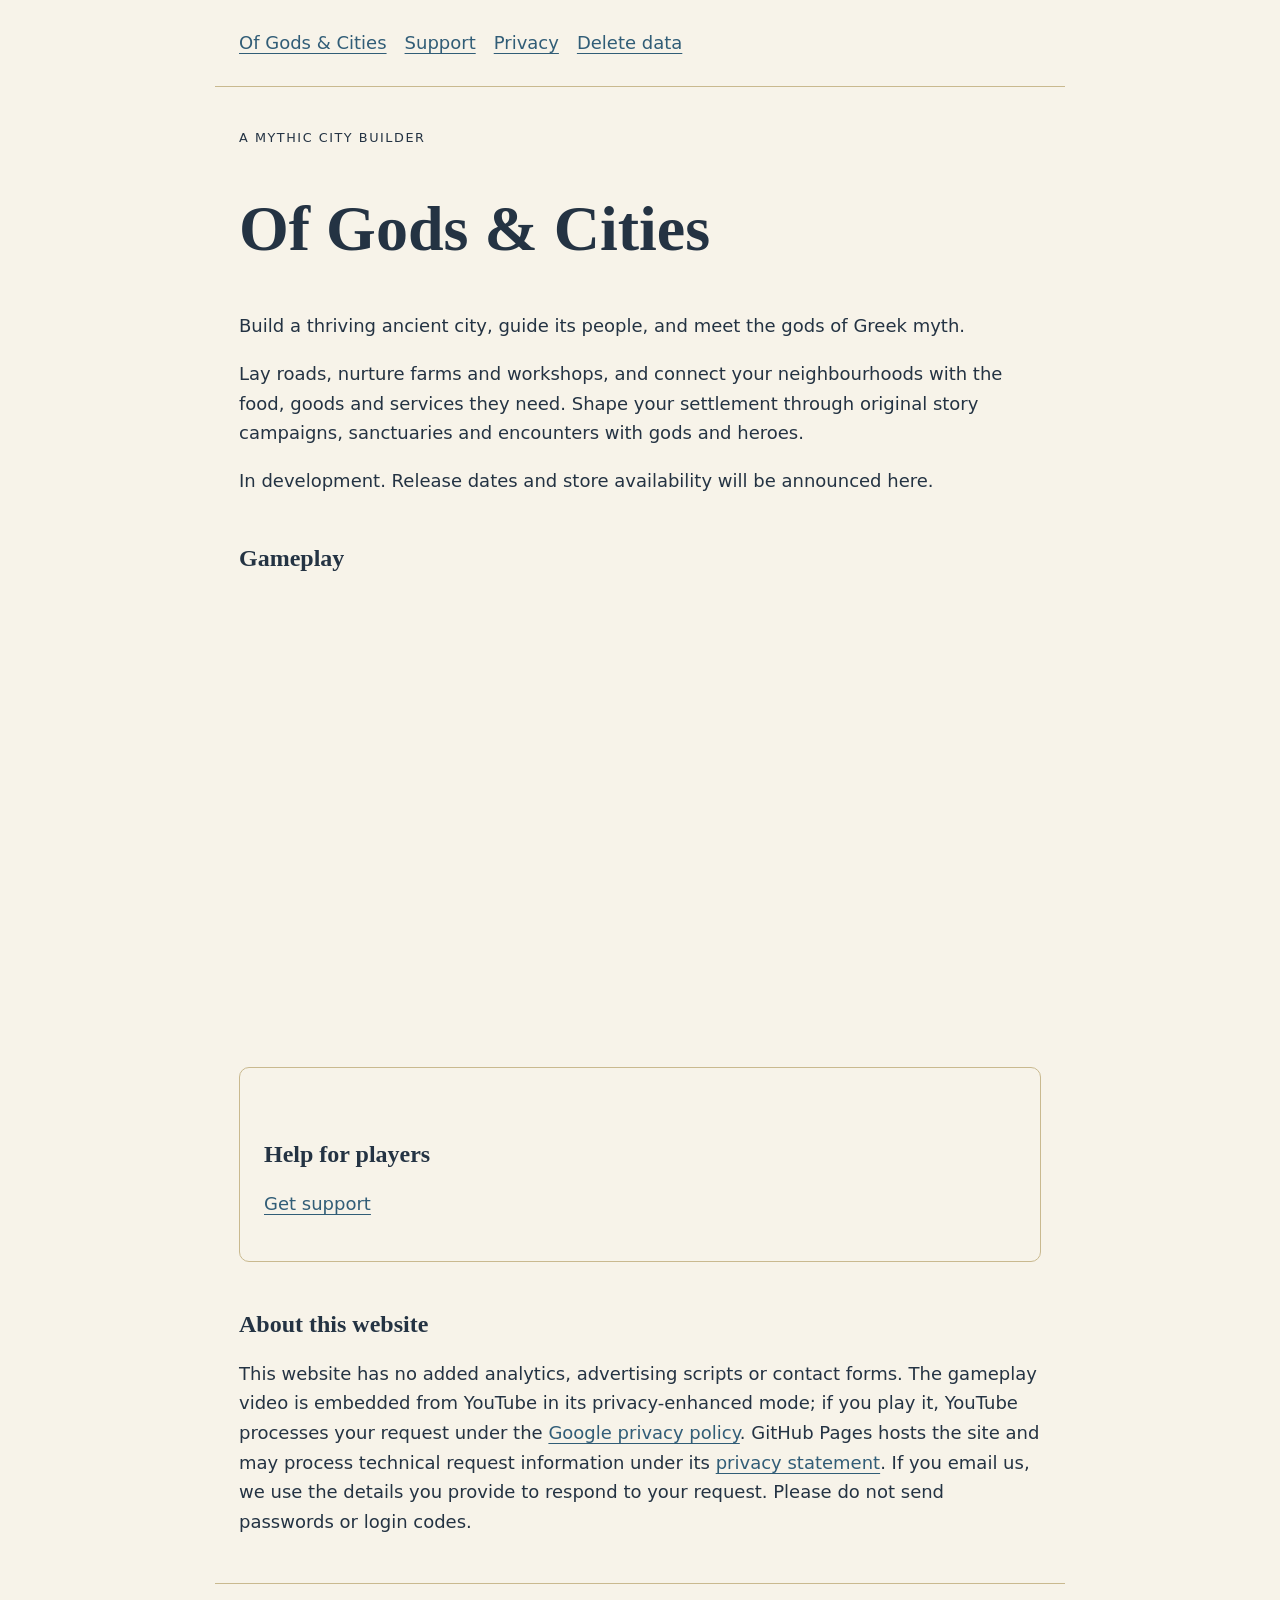
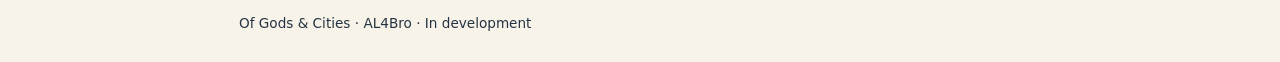
<file: of-gods-and-cities/index.html>
<!doctype html>
<html lang="en"><head><meta charset="utf-8"><meta name="viewport" content="width=device-width,initial-scale=1"><title>Of Gods &amp; Cities — A Mythic City Builder</title><link rel="stylesheet" href="style.css"></head><body><header><nav aria-label="Main navigation"><a href="index.html">Of Gods &amp; Cities</a><a href="support.html">Support</a><a href="privacy.html">Privacy</a><a href="delete-data.html">Delete data</a></nav></header><main><p class="eyebrow">A mythic city builder</p><h1>Of Gods &amp; Cities</h1><p>Build a thriving ancient city, guide its people, and meet the gods of Greek myth.</p><p>Lay roads, nurture farms and workshops, and connect your neighbourhoods with the food, goods and services they need. Shape your settlement through original story campaigns, sanctuaries and encounters with gods and heroes.</p><p>In development. Release dates and store availability will be announced here.</p><h2>Gameplay</h2><iframe class="video" src="https://www.youtube-nocookie.com/embed/BqKHFXRF8IQ" title="Of Gods &amp; Cities gameplay video" loading="lazy" allow="encrypted-media; picture-in-picture; fullscreen" allowfullscreen></iframe><div class="card"><h2>Help for players</h2><p><a href="support.html">Get support</a></p></div><section aria-label="Website privacy"><h2>About this website</h2><p>This website has no added analytics, advertising scripts or contact forms. The gameplay video is embedded from YouTube in its privacy-enhanced mode; if you play it, YouTube processes your request under the <a href="https://policies.google.com/privacy">Google privacy policy</a>. GitHub Pages hosts the site and may process technical request information under its <a href="https://docs.github.com/en/site-policy/privacy-policies/github-general-privacy-statement">privacy statement</a>. If you email us, we use the details you provide to respond to your request. Please do not send passwords or login codes.</p></section></main><footer>Of Gods &amp; Cities · AL4Bro · In development</footer></body></html>
</file>
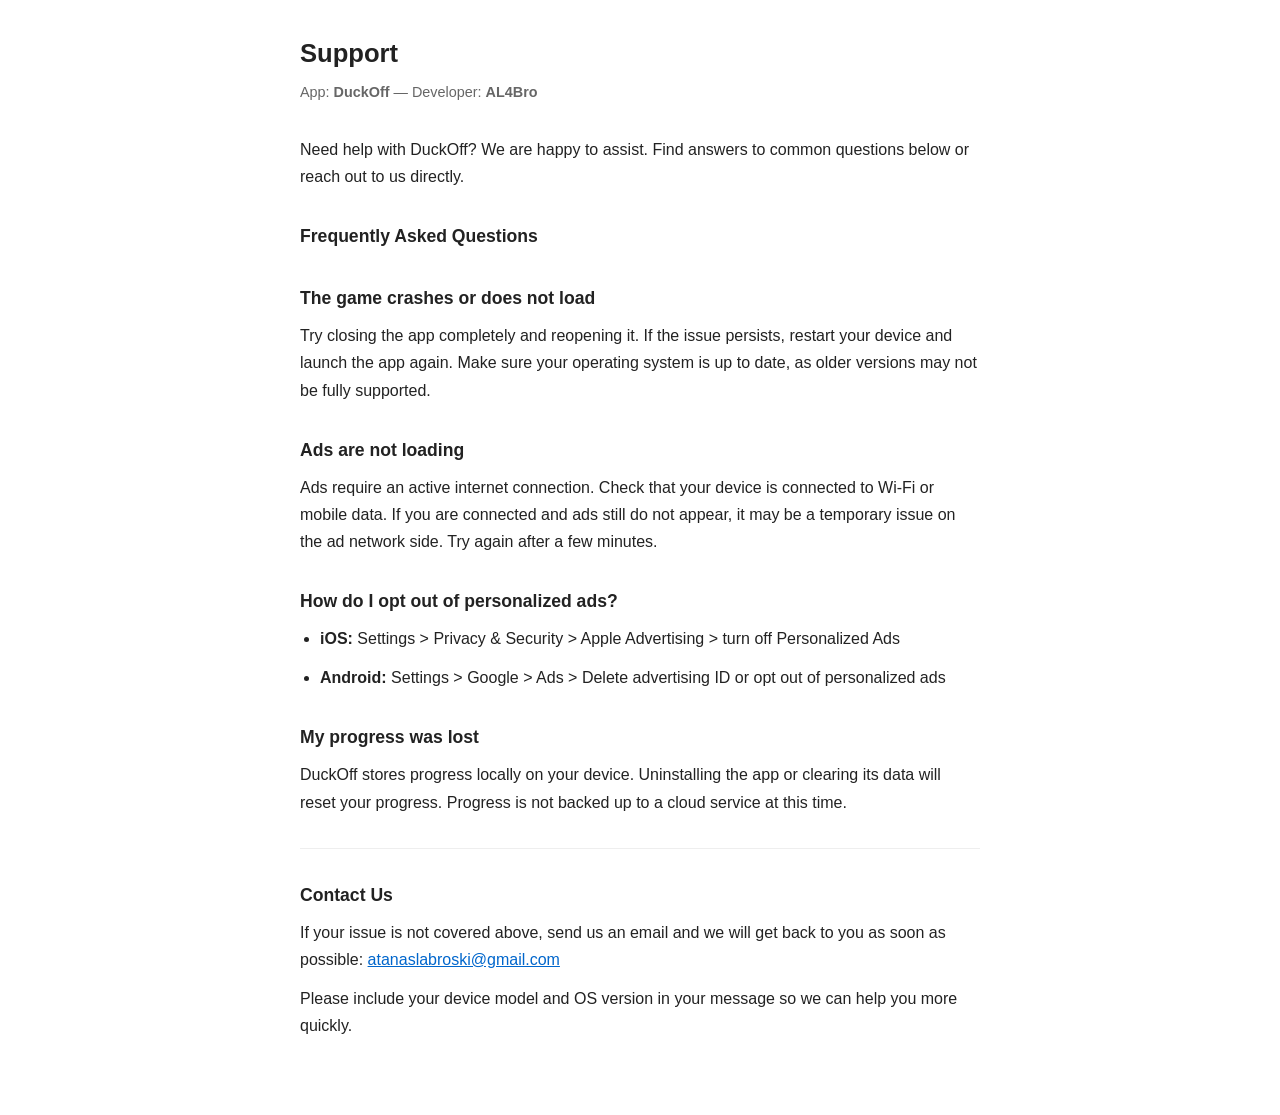
<file: support.html>
<!DOCTYPE html>
<html lang="en">
<head>
  <meta charset="UTF-8" />
  <meta name="viewport" content="width=device-width, initial-scale=1.0" />
  <title>Support - DuckOff</title>
  <style>
    * { box-sizing: border-box; margin: 0; padding: 0; }
    body {
      font-family: -apple-system, BlinkMacSystemFont, "Segoe UI", sans-serif;
      font-size: 16px;
      line-height: 1.7;
      color: #222;
      background: #fff;
      max-width: 720px;
      margin: 0 auto;
      padding: 2rem 1.25rem 4rem;
    }
    h1 { font-size: 1.6rem; margin-bottom: 0.25rem; }
    h2 { font-size: 1.1rem; margin: 2rem 0 0.5rem; }
    p, li { margin-bottom: 0.75rem; }
    ul { padding-left: 1.25rem; }
    a { color: #0066cc; }
    .meta { color: #666; font-size: 0.9rem; margin-bottom: 2rem; }
    hr { border: none; border-top: 1px solid #eee; margin: 2rem 0; }
  </style>
</head>
<body>
  <h1>Support</h1>
  <p class="meta">
    App: <strong>DuckOff</strong> &mdash;
    Developer: <strong>AL4Bro</strong>
  </p>

  <p>
    Need help with DuckOff? We are happy to assist. Find answers to common
    questions below or reach out to us directly.
  </p>

  <h2>Frequently Asked Questions</h2>

  <h2>The game crashes or does not load</h2>
  <p>
    Try closing the app completely and reopening it. If the issue persists,
    restart your device and launch the app again. Make sure your operating
    system is up to date, as older versions may not be fully supported.
  </p>

  <h2>Ads are not loading</h2>
  <p>
    Ads require an active internet connection. Check that your device is
    connected to Wi-Fi or mobile data. If you are connected and ads still
    do not appear, it may be a temporary issue on the ad network side.
    Try again after a few minutes.
  </p>

  <h2>How do I opt out of personalized ads?</h2>
  <ul>
    <li><strong>iOS:</strong> Settings &gt; Privacy &amp; Security &gt; Apple Advertising &gt; turn off Personalized Ads</li>
    <li><strong>Android:</strong> Settings &gt; Google &gt; Ads &gt; Delete advertising ID or opt out of personalized ads</li>
  </ul>

  <h2>My progress was lost</h2>
  <p>
    DuckOff stores progress locally on your device. Uninstalling the app or
    clearing its data will reset your progress. Progress is not backed up to
    a cloud service at this time.
  </p>

  <hr />

  <h2>Contact Us</h2>
  <p>
    If your issue is not covered above, send us an email and we will get back
    to you as soon as possible:
    <a href="mailto:atanaslabroski@gmail.com">atanaslabroski@gmail.com</a>
  </p>

  <p>
    Please include your device model and OS version in your message so we
    can help you more quickly.
  </p>
</body>
</html>
</file>
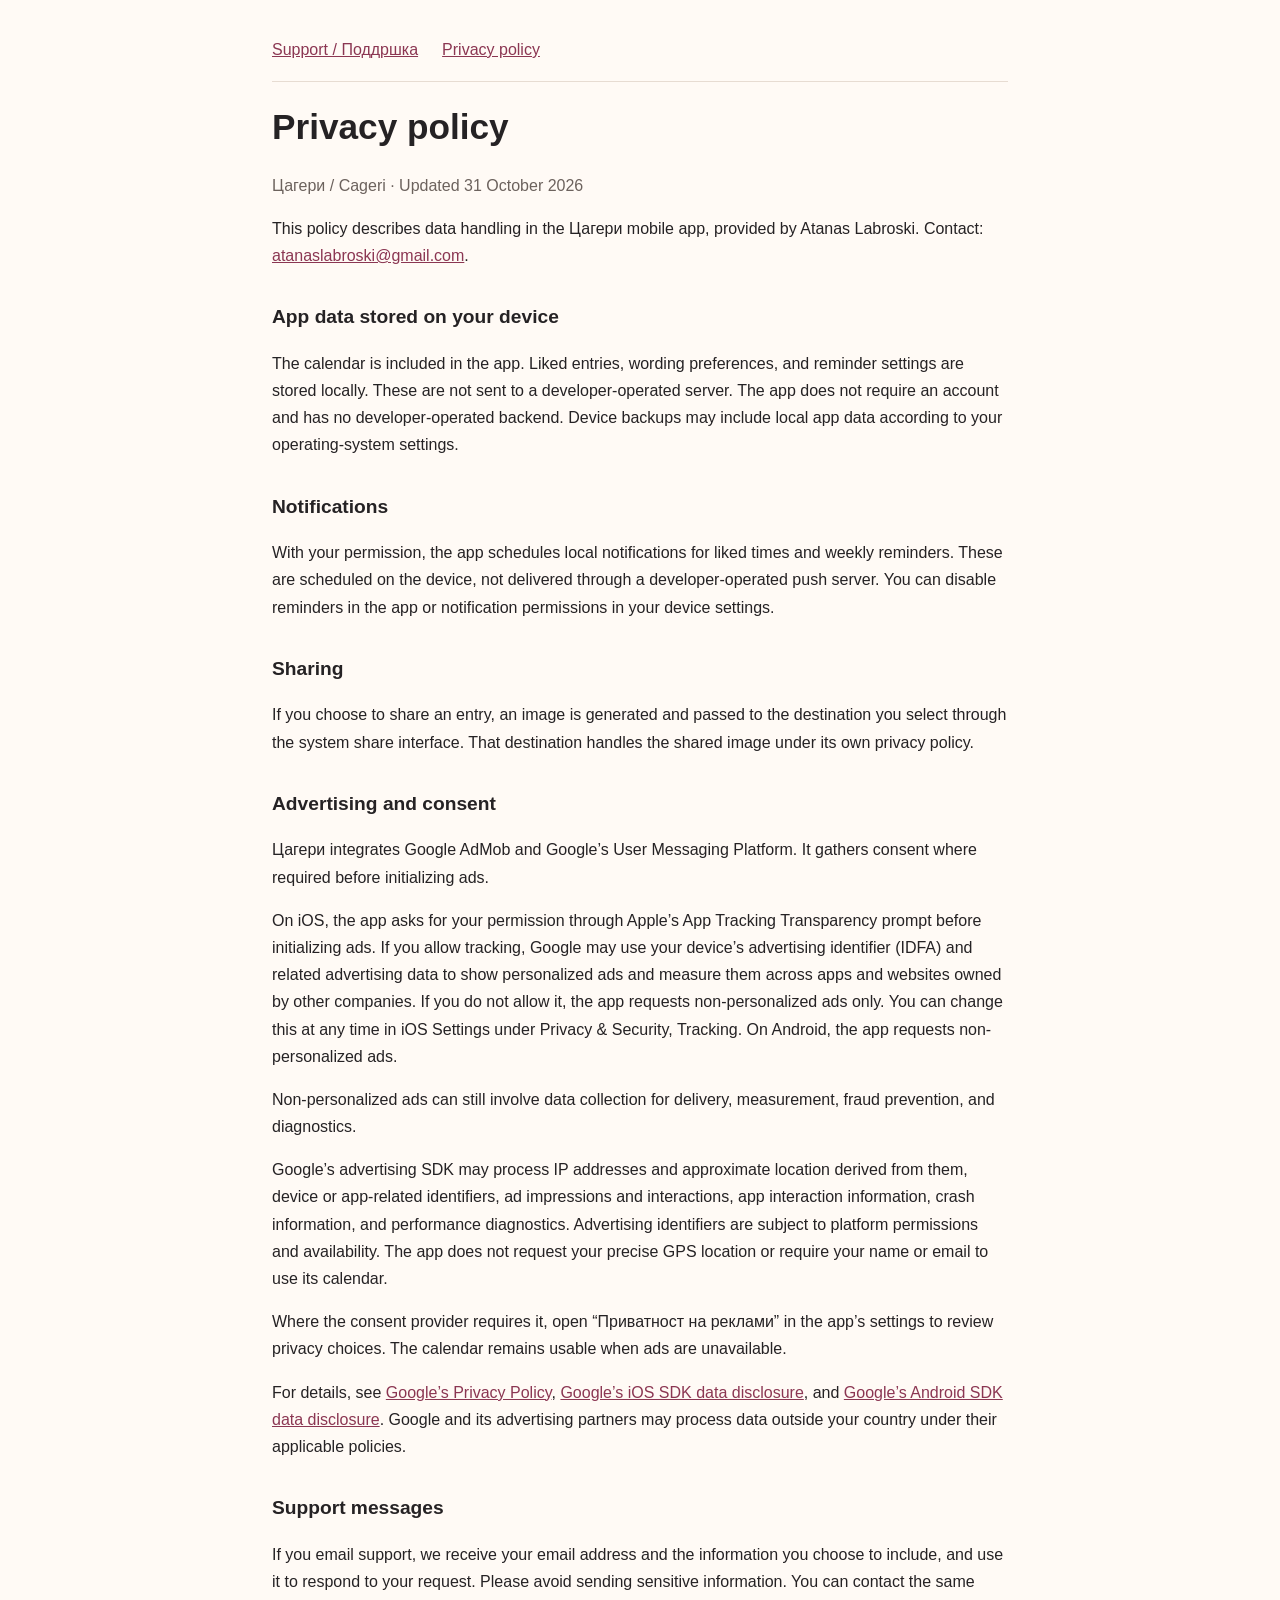
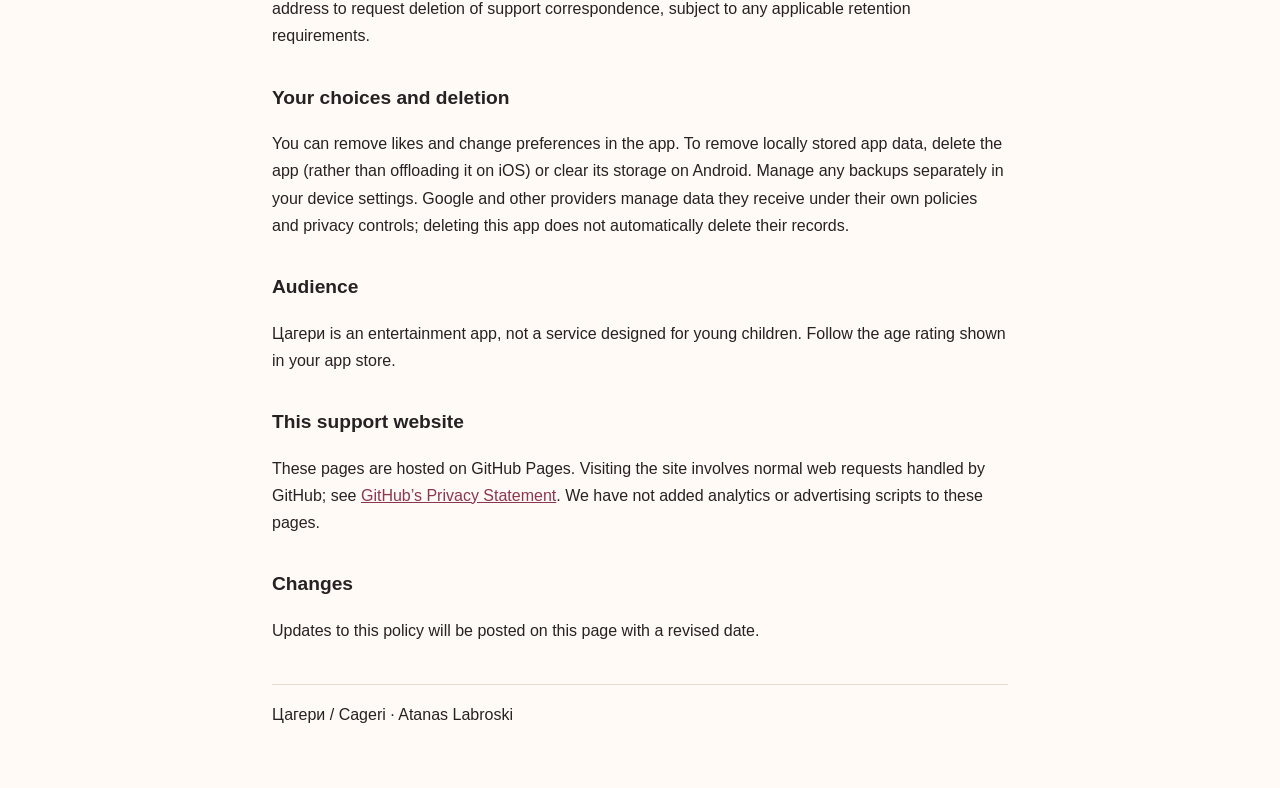
<file: cageri/privacy.html>
<!doctype html><html lang="en"><head><meta charset="utf-8"><meta name="viewport" content="width=device-width,initial-scale=1"><title>Privacy policy — Цагери / Cageri</title><style>*{box-sizing:border-box}body{font-family:-apple-system,BlinkMacSystemFont,"Segoe UI",sans-serif;line-height:1.7;color:#252224;background:#fffaf5;max-width:780px;margin:0 auto;padding:36px 22px 60px}h1{font-size:2.2rem;line-height:1.2}h2{font-size:1.2rem;margin-top:2rem}a{color:#8b3652}nav{display:flex;gap:24px;border-bottom:1px solid #e7dcd2;padding-bottom:18px}.meta{color:#6c625d}li{margin-bottom:.5rem}footer{margin-top:40px;border-top:1px solid #e7dcd2;padding-top:16px}</style></head><body><nav aria-label="Main"><a href="support.html">Support / Поддршка</a><a href="privacy.html">Privacy policy</a></nav><main><h1>Privacy policy</h1><p class="meta">Цагери / Cageri · Updated 31 October 2026</p>
<p>This policy describes data handling in the Цагери mobile app, provided by Atanas Labroski. Contact: <a href="mailto:atanaslabroski@gmail.com?subject=Cageri%20privacy">atanaslabroski@gmail.com</a>.</p>
<h2>App data stored on your device</h2><p>The calendar is included in the app. Liked entries, wording preferences, and reminder settings are stored locally. These are not sent to a developer-operated server. The app does not require an account and has no developer-operated backend. Device backups may include local app data according to your operating-system settings.</p>
<h2>Notifications</h2><p>With your permission, the app schedules local notifications for liked times and weekly reminders. These are scheduled on the device, not delivered through a developer-operated push server. You can disable reminders in the app or notification permissions in your device settings.</p>
<h2>Sharing</h2><p>If you choose to share an entry, an image is generated and passed to the destination you select through the system share interface. That destination handles the shared image under its own privacy policy.</p>
<h2>Advertising and consent</h2><p>Цагери integrates Google AdMob and Google’s User Messaging Platform. It gathers consent where required before initializing ads.</p><p>On iOS, the app asks for your permission through Apple’s App Tracking Transparency prompt before initializing ads. If you allow tracking, Google may use your device’s advertising identifier (IDFA) and related advertising data to show personalized ads and measure them across apps and websites owned by other companies. If you do not allow it, the app requests non-personalized ads only. You can change this at any time in iOS Settings under Privacy &amp; Security, Tracking. On Android, the app requests non-personalized ads.</p><p>Non-personalized ads can still involve data collection for delivery, measurement, fraud prevention, and diagnostics.</p>
<p>Google’s advertising SDK may process IP addresses and approximate location derived from them, device or app-related identifiers, ad impressions and interactions, app interaction information, crash information, and performance diagnostics. Advertising identifiers are subject to platform permissions and availability. The app does not request your precise GPS location or require your name or email to use its calendar.</p>
<p>Where the consent provider requires it, open “Приватност на реклами” in the app’s settings to review privacy choices. The calendar remains usable when ads are unavailable.</p>
<p>For details, see <a href="https://policies.google.com/privacy">Google’s Privacy Policy</a>, <a href="https://developers.google.com/admob/ios/privacy/data-disclosure">Google’s iOS SDK data disclosure</a>, and <a href="https://developers.google.com/admob/android/privacy/play-data-disclosure">Google’s Android SDK data disclosure</a>. Google and its advertising partners may process data outside your country under their applicable policies.</p>
<h2>Support messages</h2><p>If you email support, we receive your email address and the information you choose to include, and use it to respond to your request. Please avoid sending sensitive information. You can contact the same address to request deletion of support correspondence, subject to any applicable retention requirements.</p>
<h2>Your choices and deletion</h2><p>You can remove likes and change preferences in the app. To remove locally stored app data, delete the app (rather than offloading it on iOS) or clear its storage on Android. Manage any backups separately in your device settings. Google and other providers manage data they receive under their own policies and privacy controls; deleting this app does not automatically delete their records.</p>
<h2>Audience</h2><p>Цагери is an entertainment app, not a service designed for young children. Follow the age rating shown in your app store.</p>
<h2>This support website</h2><p>These pages are hosted on GitHub Pages. Visiting the site involves normal web requests handled by GitHub; see <a href="https://docs.github.com/en/site-policy/privacy-policies/github-general-privacy-statement">GitHub’s Privacy Statement</a>. We have not added analytics or advertising scripts to these pages.</p>
<h2>Changes</h2><p>Updates to this policy will be posted on this page with a revised date.</p></main><footer>Цагери / Cageri · Atanas Labroski</footer></body></html>
</file>
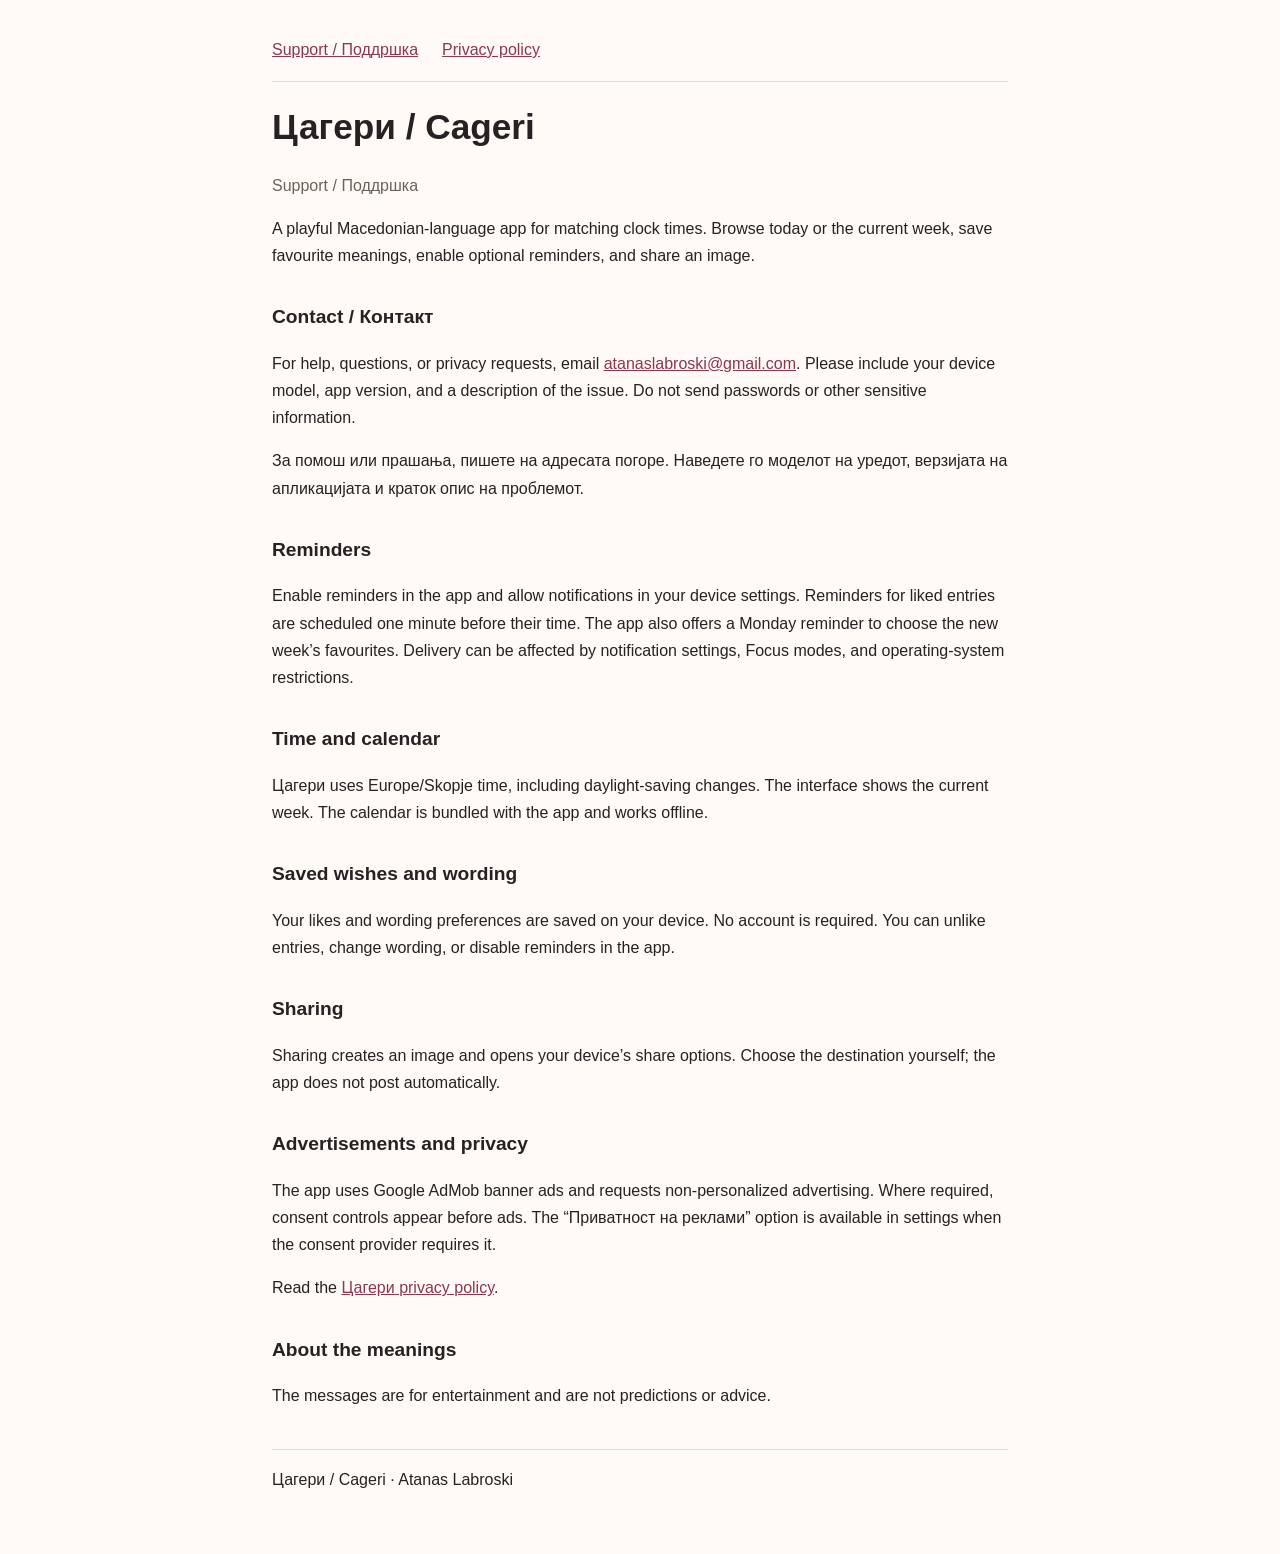
<file: cageri/support.html>
<!doctype html><html lang="en"><head><meta charset="utf-8"><meta name="viewport" content="width=device-width,initial-scale=1"><title>Support — Цагери / Cageri</title><style>*{box-sizing:border-box}body{font-family:-apple-system,BlinkMacSystemFont,"Segoe UI",sans-serif;line-height:1.7;color:#252224;background:#fffaf5;max-width:780px;margin:0 auto;padding:36px 22px 60px}h1{font-size:2.2rem;line-height:1.2}h2{font-size:1.2rem;margin-top:2rem}a{color:#8b3652}nav{display:flex;gap:24px;border-bottom:1px solid #e7dcd2;padding-bottom:18px}.meta{color:#6c625d}li{margin-bottom:.5rem}footer{margin-top:40px;border-top:1px solid #e7dcd2;padding-top:16px}</style></head><body><nav aria-label="Main"><a href="support.html">Support / Поддршка</a><a href="privacy.html">Privacy policy</a></nav><main><h1>Цагери / Cageri</h1><p class="meta">Support / Поддршка</p>
<p>A playful Macedonian-language app for matching clock times. Browse today or the current week, save favourite meanings, enable optional reminders, and share an image.</p>
<h2>Contact / Контакт</h2><p>For help, questions, or privacy requests, email <a href="mailto:atanaslabroski@gmail.com?subject=Cageri%20support">atanaslabroski@gmail.com</a>. Please include your device model, app version, and a description of the issue. Do not send passwords or other sensitive information.</p><p lang="mk">За помош или прашања, пишете на адресата погоре. Наведете го моделот на уредот, верзијата на апликацијата и краток опис на проблемот.</p>
<h2>Reminders</h2><p>Enable reminders in the app and allow notifications in your device settings. Reminders for liked entries are scheduled one minute before their time. The app also offers a Monday reminder to choose the new week’s favourites. Delivery can be affected by notification settings, Focus modes, and operating-system restrictions.</p>
<h2>Time and calendar</h2><p>Цагери uses Europe/Skopje time, including daylight-saving changes. The interface shows the current week. The calendar is bundled with the app and works offline.</p>
<h2>Saved wishes and wording</h2><p>Your likes and wording preferences are saved on your device. No account is required. You can unlike entries, change wording, or disable reminders in the app.</p>
<h2>Sharing</h2><p>Sharing creates an image and opens your device’s share options. Choose the destination yourself; the app does not post automatically.</p>
<h2>Advertisements and privacy</h2><p>The app uses Google AdMob banner ads and requests non-personalized advertising. Where required, consent controls appear before ads. The “Приватност на реклами” option is available in settings when the consent provider requires it.</p><p>Read the <a href="privacy.html">Цагери privacy policy</a>.</p>
<h2>About the meanings</h2><p>The messages are for entertainment and are not predictions or advice.</p></main><footer>Цагери / Cageri · Atanas Labroski</footer></body></html>
</file>
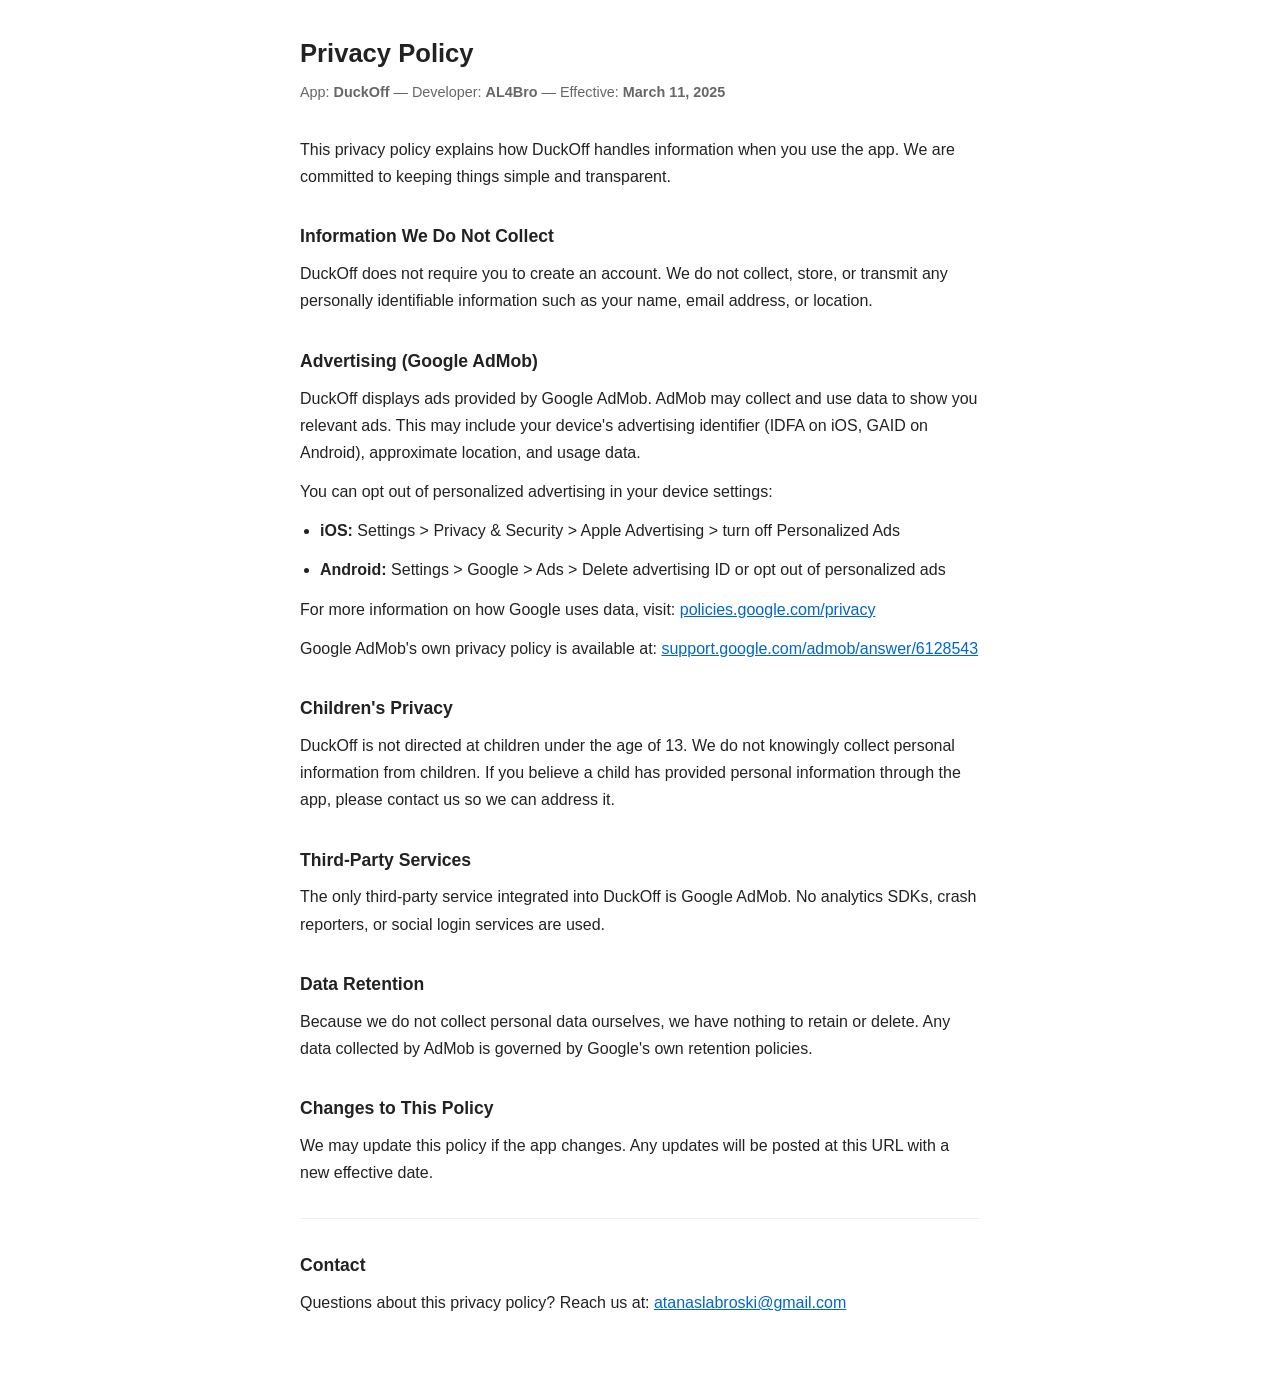
<file: duckoff/privacy.html>
<!DOCTYPE html>
<html lang="en">
<head>
  <meta charset="UTF-8" />
  <meta name="viewport" content="width=device-width, initial-scale=1.0" />
  <title>Privacy Policy - DuckOff</title>
  <style>
    * { box-sizing: border-box; margin: 0; padding: 0; }
    body {
      font-family: -apple-system, BlinkMacSystemFont, "Segoe UI", sans-serif;
      font-size: 16px;
      line-height: 1.7;
      color: #222;
      background: #fff;
      max-width: 720px;
      margin: 0 auto;
      padding: 2rem 1.25rem 4rem;
    }
    h1 { font-size: 1.6rem; margin-bottom: 0.25rem; }
    h2 { font-size: 1.1rem; margin: 2rem 0 0.5rem; }
    p, li { margin-bottom: 0.75rem; }
    ul { padding-left: 1.25rem; }
    a { color: #0066cc; }
    .meta { color: #666; font-size: 0.9rem; margin-bottom: 2rem; }
    hr { border: none; border-top: 1px solid #eee; margin: 2rem 0; }
  </style>
</head>
<body>
  <h1>Privacy Policy</h1>
  <p class="meta">
    App: <strong>DuckOff</strong> &mdash;
    Developer: <strong>AL4Bro</strong> &mdash;
    Effective: <strong>March 11, 2025</strong>
  </p>

  <p>
    This privacy policy explains how DuckOff handles information when you
    use the app. We are committed to keeping things simple and transparent.
  </p>

  <h2>Information We Do Not Collect</h2>
  <p>
    DuckOff does not require you to create an account. We do not collect,
    store, or transmit any personally identifiable information such as your
    name, email address, or location.
  </p>

  <h2>Advertising (Google AdMob)</h2>
  <p>
    DuckOff displays ads provided by Google AdMob. AdMob may collect and
    use data to show you relevant ads. This may include your device's
    advertising identifier (IDFA on iOS, GAID on Android), approximate
    location, and usage data.
  </p>
  <p>
    You can opt out of personalized advertising in your device settings:
  </p>
  <ul>
    <li><strong>iOS:</strong> Settings &gt; Privacy &amp; Security &gt; Apple Advertising &gt; turn off Personalized Ads</li>
    <li><strong>Android:</strong> Settings &gt; Google &gt; Ads &gt; Delete advertising ID or opt out of personalized ads</li>
  </ul>
  <p>
    For more information on how Google uses data, visit:
    <a href="https://policies.google.com/privacy" target="_blank" rel="noopener">
      policies.google.com/privacy
    </a>
  </p>
  <p>
    Google AdMob's own privacy policy is available at:
    <a href="https://support.google.com/admob/answer/6128543" target="_blank" rel="noopener">
      support.google.com/admob/answer/6128543
    </a>
  </p>

  <h2>Children's Privacy</h2>
  <p>
    DuckOff is not directed at children under the age of 13. We do not
    knowingly collect personal information from children. If you believe a
    child has provided personal information through the app, please contact us
    so we can address it.
  </p>

  <h2>Third-Party Services</h2>
  <p>
    The only third-party service integrated into DuckOff is Google AdMob.
    No analytics SDKs, crash reporters, or social login services are used.
  </p>

  <h2>Data Retention</h2>
  <p>
    Because we do not collect personal data ourselves, we have nothing to
    retain or delete. Any data collected by AdMob is governed by Google's
    own retention policies.
  </p>

  <h2>Changes to This Policy</h2>
  <p>
    We may update this policy if the app changes. Any updates will be posted
    at this URL with a new effective date.
  </p>

  <hr />

  <h2>Contact</h2>
  <p>
    Questions about this privacy policy? Reach us at:
    <a href="mailto:atanaslabroski@gmail.com">atanaslabroski@gmail.com</a>
  </p>
</body>
</html>
</file>
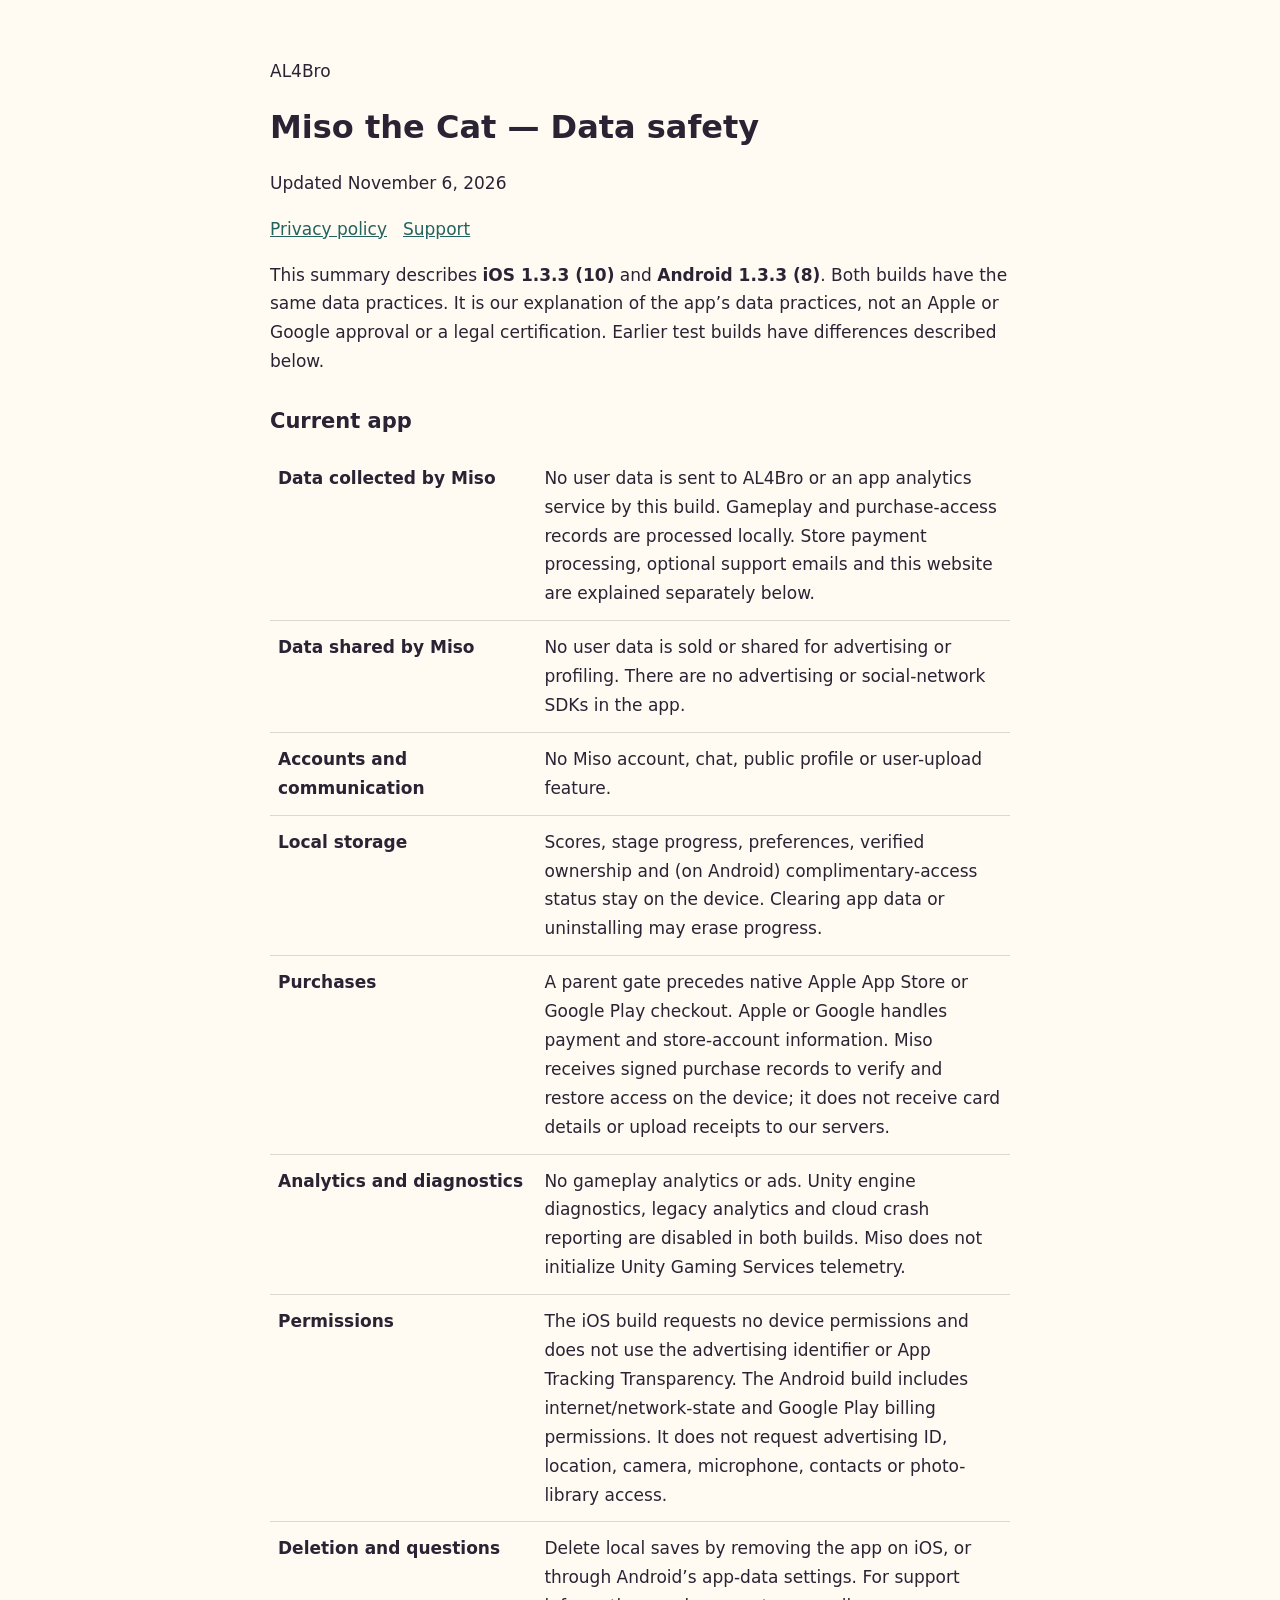
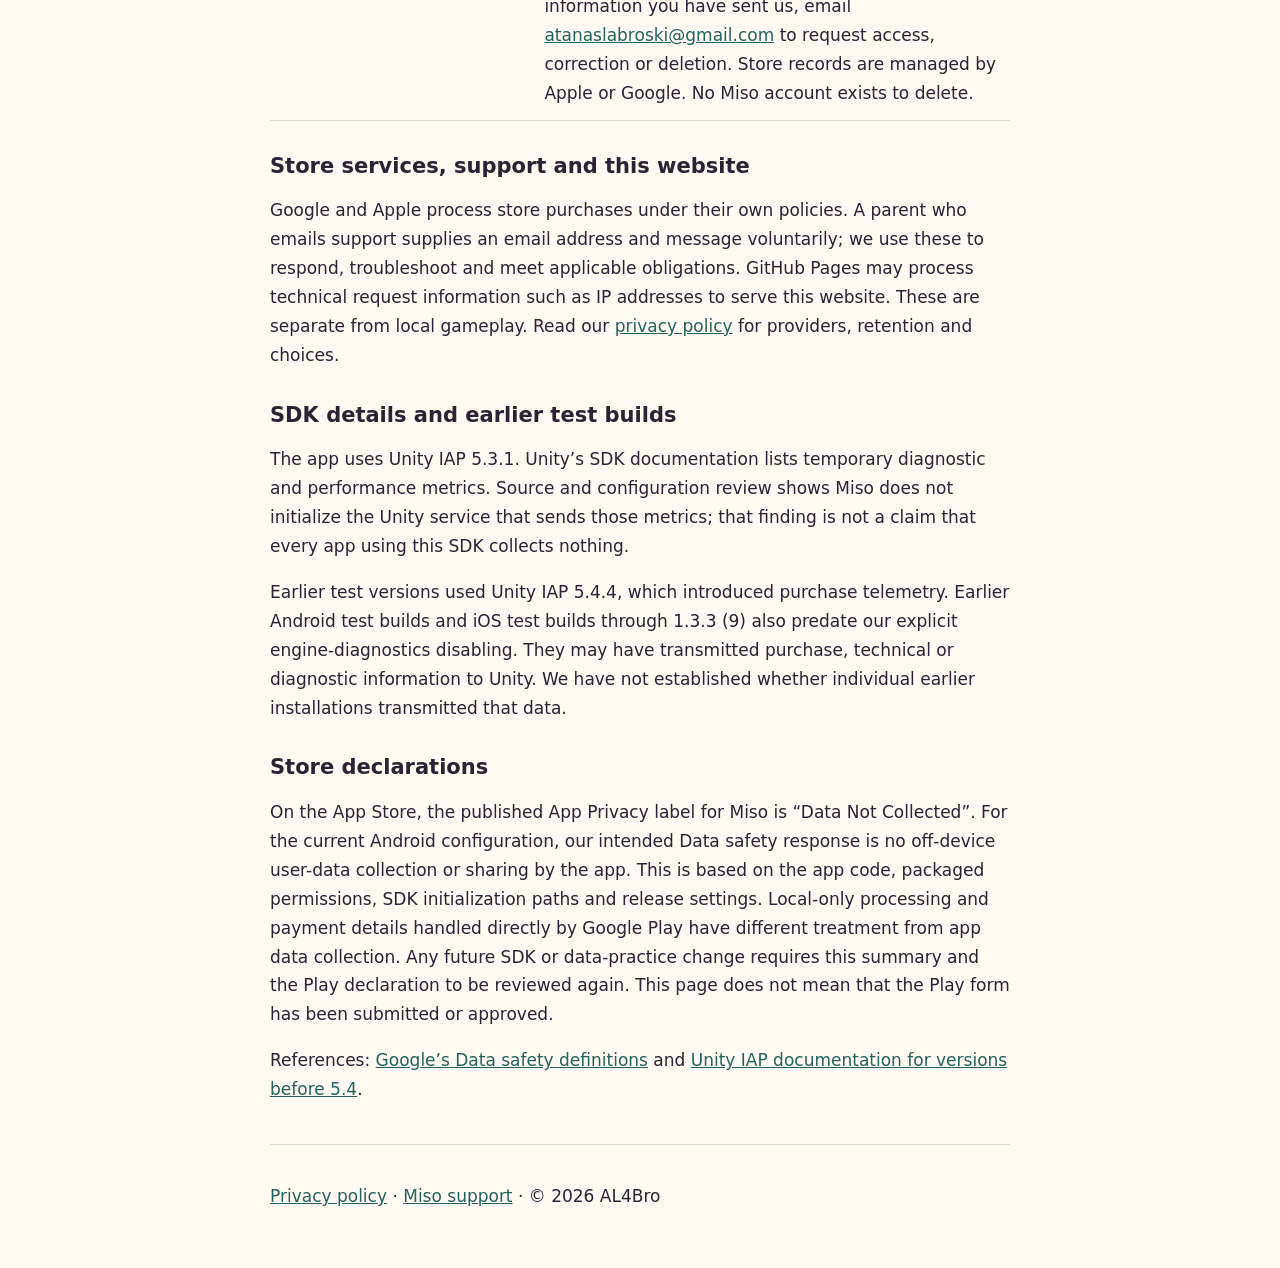
<file: miso/data-safety.html>
<!doctype html><html lang="en"><head><meta charset="utf-8"><meta name="viewport" content="width=device-width,initial-scale=1"><title>Miso the Cat — Data safety</title><style>body{font:17px/1.7 system-ui,sans-serif;color:#292334;background:#fffaf2;max-width:740px;margin:auto;padding:40px 24px}h1,h2{line-height:1.25}h1{font-size:32px}h2{font-size:21px;margin-top:32px}a{color:#23635e}footer{margin-top:40px;border-top:1px solid #ded8ce;padding-top:20px} table{border-collapse:collapse;width:100%}th,td{text-align:left;vertical-align:top;border-bottom:1px solid #ded8ce;padding:12px 8px}th{width:36%}nav a{margin-right:16px}</style></head><body><header><p>AL4Bro</p><h1>Miso the Cat — Data safety</h1><p>Updated November 6, 2026</p><nav><a href="privacy.html">Privacy policy</a><a href="support.html">Support</a></nav></header><main>
<p>This summary describes <strong>iOS 1.3.3 (10)</strong> and <strong>Android 1.3.3 (8)</strong>. Both builds have the same data practices. It is our explanation of the app’s data practices, not an Apple or Google approval or a legal certification. Earlier test builds have differences described below.</p>
<h2>Current app</h2><table><tbody>
<tr><th scope="row">Data collected by Miso</th><td>No user data is sent to AL4Bro or an app analytics service by this build. Gameplay and purchase-access records are processed locally. Store payment processing, optional support emails and this website are explained separately below.</td></tr>
<tr><th scope="row">Data shared by Miso</th><td>No user data is sold or shared for advertising or profiling. There are no advertising or social-network SDKs in the app.</td></tr>
<tr><th scope="row">Accounts and communication</th><td>No Miso account, chat, public profile or user-upload feature.</td></tr>
<tr><th scope="row">Local storage</th><td>Scores, stage progress, preferences, verified ownership and (on Android) complimentary-access status stay on the device. Clearing app data or uninstalling may erase progress.</td></tr>
<tr><th scope="row">Purchases</th><td>A parent gate precedes native Apple App Store or Google Play checkout. Apple or Google handles payment and store-account information. Miso receives signed purchase records to verify and restore access on the device; it does not receive card details or upload receipts to our servers.</td></tr>
<tr><th scope="row">Analytics and diagnostics</th><td>No gameplay analytics or ads. Unity engine diagnostics, legacy analytics and cloud crash reporting are disabled in both builds. Miso does not initialize Unity Gaming Services telemetry.</td></tr>
<tr><th scope="row">Permissions</th><td>The iOS build requests no device permissions and does not use the advertising identifier or App Tracking Transparency. The Android build includes internet/network-state and Google Play billing permissions. It does not request advertising ID, location, camera, microphone, contacts or photo-library access.</td></tr>
<tr><th scope="row">Deletion and questions</th><td>Delete local saves by removing the app on iOS, or through Android’s app-data settings. For support information you have sent us, email <a href="mailto:atanaslabroski@gmail.com">atanaslabroski@gmail.com</a> to request access, correction or deletion. Store records are managed by Apple or Google. No Miso account exists to delete.</td></tr>
</tbody></table>
<h2>Store services, support and this website</h2><p>Google and Apple process store purchases under their own policies. A parent who emails support supplies an email address and message voluntarily; we use these to respond, troubleshoot and meet applicable obligations. GitHub Pages may process technical request information such as IP addresses to serve this website. These are separate from local gameplay. Read our <a href="privacy.html">privacy policy</a> for providers, retention and choices.</p>
<h2>SDK details and earlier test builds</h2><p>The app uses Unity IAP 5.3.1. Unity’s SDK documentation lists temporary diagnostic and performance metrics. Source and configuration review shows Miso does not initialize the Unity service that sends those metrics; that finding is not a claim that every app using this SDK collects nothing.</p><p>Earlier test versions used Unity IAP 5.4.4, which introduced purchase telemetry. Earlier Android test builds and iOS test builds through 1.3.3 (9) also predate our explicit engine-diagnostics disabling. They may have transmitted purchase, technical or diagnostic information to Unity. We have not established whether individual earlier installations transmitted that data.</p>
<h2>Store declarations</h2><p>On the App Store, the published App Privacy label for Miso is “Data Not Collected”. For the current Android configuration, our intended Data safety response is no off-device user-data collection or sharing by the app. This is based on the app code, packaged permissions, SDK initialization paths and release settings. Local-only processing and payment details handled directly by Google Play have different treatment from app data collection. Any future SDK or data-practice change requires this summary and the Play declaration to be reviewed again. This page does not mean that the Play form has been submitted or approved.</p>
<p>References: <a href="https://support.google.com/googleplay/android-developer/answer/10787469?hl=en">Google’s Data safety definitions</a> and <a href="https://docs.unity.com/en-us/iap/privacy-and-consent/legacy-google-play-data-safety">Unity IAP documentation for versions before 5.4</a>.</p>
</main><footer><p><a href="privacy.html">Privacy policy</a> · <a href="support.html">Miso support</a> · © 2026 AL4Bro</p></footer></body></html>
</file>
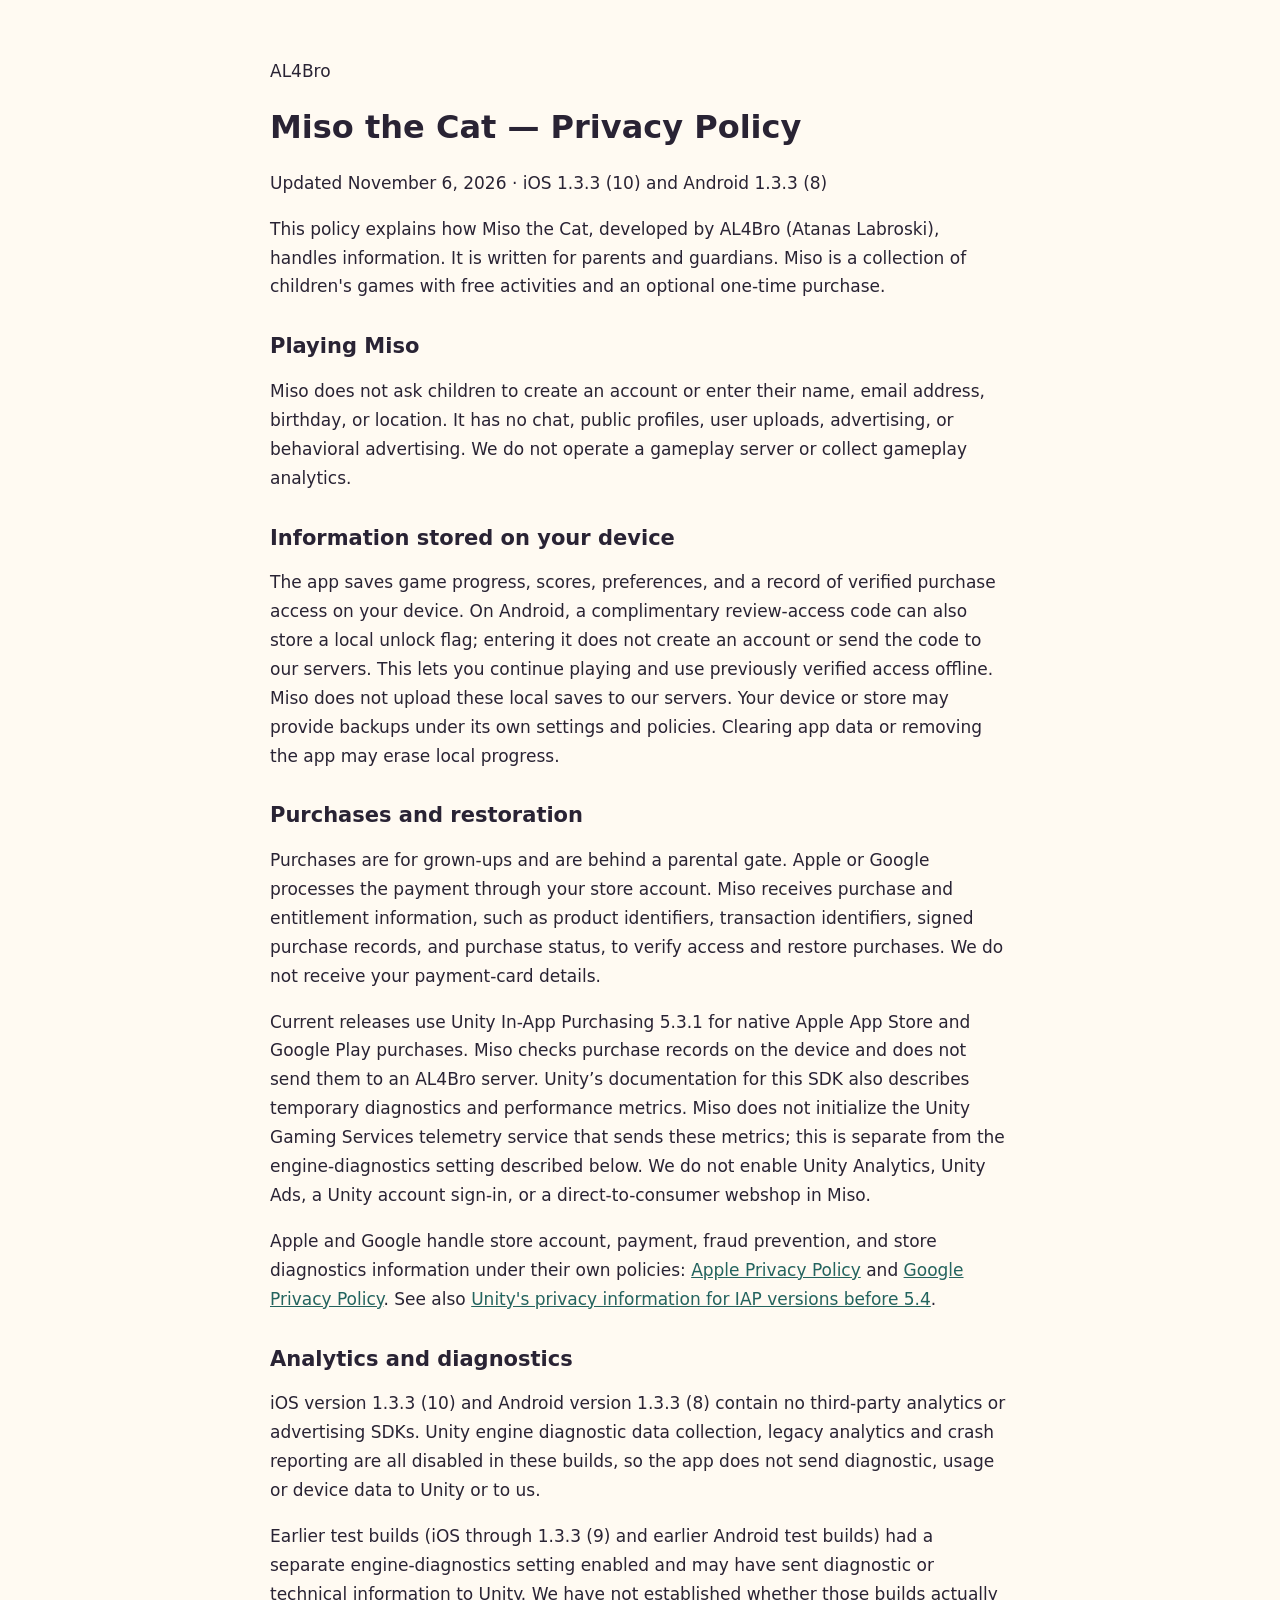
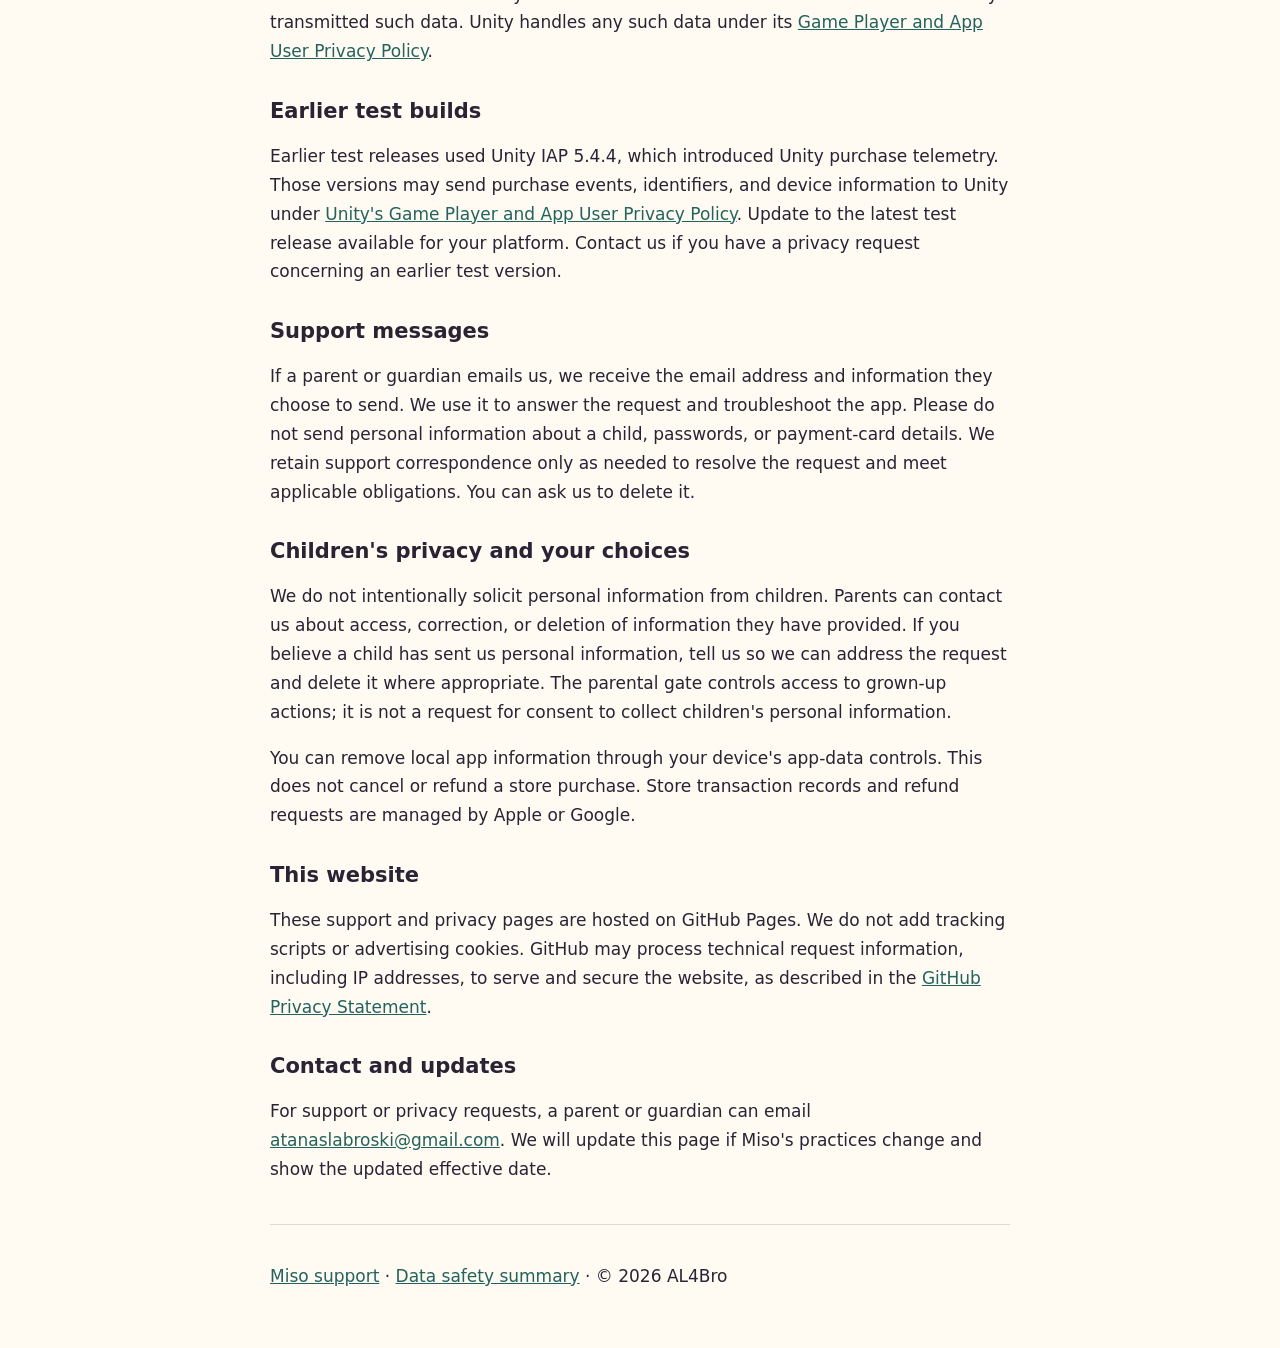
<file: miso/privacy.html>
<!doctype html>
<html lang="en"><head><meta charset="utf-8"><meta name="viewport" content="width=device-width,initial-scale=1"><title>Miso the Cat — Privacy Policy</title><style>body{font:17px/1.7 system-ui,sans-serif;color:#292334;background:#fffaf2;max-width:740px;margin:auto;padding:40px 24px}h1,h2{line-height:1.25}h1{font-size:32px}h2{font-size:21px;margin-top:32px}a{color:#23635e}footer{margin-top:40px;border-top:1px solid #ded8ce;padding-top:20px}</style></head><body><header><p>AL4Bro</p><h1>Miso the Cat — Privacy Policy</h1><p>Updated November 6, 2026 · iOS 1.3.3 (10) and Android 1.3.3 (8)</p></header><main>
<p>This policy explains how Miso the Cat, developed by AL4Bro (Atanas Labroski), handles information. It is written for parents and guardians. Miso is a collection of children's games with free activities and an optional one-time purchase.</p>
<h2>Playing Miso</h2><p>Miso does not ask children to create an account or enter their name, email address, birthday, or location. It has no chat, public profiles, user uploads, advertising, or behavioral advertising. We do not operate a gameplay server or collect gameplay analytics.</p>
<h2>Information stored on your device</h2><p>The app saves game progress, scores, preferences, and a record of verified purchase access on your device. On Android, a complimentary review-access code can also store a local unlock flag; entering it does not create an account or send the code to our servers. This lets you continue playing and use previously verified access offline. Miso does not upload these local saves to our servers. Your device or store may provide backups under its own settings and policies. Clearing app data or removing the app may erase local progress.</p>
<h2>Purchases and restoration</h2><p>Purchases are for grown-ups and are behind a parental gate. Apple or Google processes the payment through your store account. Miso receives purchase and entitlement information, such as product identifiers, transaction identifiers, signed purchase records, and purchase status, to verify access and restore purchases. We do not receive your payment-card details.</p><p>Current releases use Unity In-App Purchasing 5.3.1 for native Apple App Store and Google Play purchases. Miso checks purchase records on the device and does not send them to an AL4Bro server. Unity’s documentation for this SDK also describes temporary diagnostics and performance metrics. Miso does not initialize the Unity Gaming Services telemetry service that sends these metrics; this is separate from the engine-diagnostics setting described below. We do not enable Unity Analytics, Unity Ads, a Unity account sign-in, or a direct-to-consumer webshop in Miso.</p><p>Apple and Google handle store account, payment, fraud prevention, and store diagnostics information under their own policies: <a href="https://www.apple.com/legal/privacy/">Apple Privacy Policy</a> and <a href="https://policies.google.com/privacy">Google Privacy Policy</a>. See also <a href="https://docs.unity.com/en-us/iap/privacy-and-consent/legacy-overview">Unity's privacy information for IAP versions before 5.4</a>.</p>
<h2>Analytics and diagnostics</h2><p>iOS version 1.3.3 (10) and Android version 1.3.3 (8) contain no third-party analytics or advertising SDKs. Unity engine diagnostic data collection, legacy analytics and crash reporting are all disabled in these builds, so the app does not send diagnostic, usage or device data to Unity or to us.</p><p>Earlier test builds (iOS through 1.3.3 (9) and earlier Android test builds) had a separate engine-diagnostics setting enabled and may have sent diagnostic or technical information to Unity. We have not established whether those builds actually transmitted such data. Unity handles any such data under its <a href="https://unity.com/legal/game-player-and-app-user-privacy-policy">Game Player and App User Privacy Policy</a>.</p>
<h2>Earlier test builds</h2><p>Earlier test releases used Unity IAP 5.4.4, which introduced Unity purchase telemetry. Those versions may send purchase events, identifiers, and device information to Unity under <a href="https://unity.com/legal/game-player-and-app-user-privacy-policy">Unity's Game Player and App User Privacy Policy</a>. Update to the latest test release available for your platform. Contact us if you have a privacy request concerning an earlier test version.</p>
<h2>Support messages</h2><p>If a parent or guardian emails us, we receive the email address and information they choose to send. We use it to answer the request and troubleshoot the app. Please do not send personal information about a child, passwords, or payment-card details. We retain support correspondence only as needed to resolve the request and meet applicable obligations. You can ask us to delete it.</p>
<h2>Children's privacy and your choices</h2><p>We do not intentionally solicit personal information from children. Parents can contact us about access, correction, or deletion of information they have provided. If you believe a child has sent us personal information, tell us so we can address the request and delete it where appropriate. The parental gate controls access to grown-up actions; it is not a request for consent to collect children's personal information.</p><p>You can remove local app information through your device's app-data controls. This does not cancel or refund a store purchase. Store transaction records and refund requests are managed by Apple or Google.</p>
<h2>This website</h2><p>These support and privacy pages are hosted on GitHub Pages. We do not add tracking scripts or advertising cookies. GitHub may process technical request information, including IP addresses, to serve and secure the website, as described in the <a href="https://docs.github.com/en/site-policy/privacy-policies/github-general-privacy-statement">GitHub Privacy Statement</a>.</p>
<h2>Contact and updates</h2><p>For support or privacy requests, a parent or guardian can email <a href="mailto:atanaslabroski@gmail.com">atanaslabroski@gmail.com</a>. We will update this page if Miso's practices change and show the updated effective date.</p></main><footer><p><a href="support.html">Miso support</a> · <a href="data-safety.html">Data safety summary</a> · © 2026 AL4Bro</p></footer></body></html>
</file>
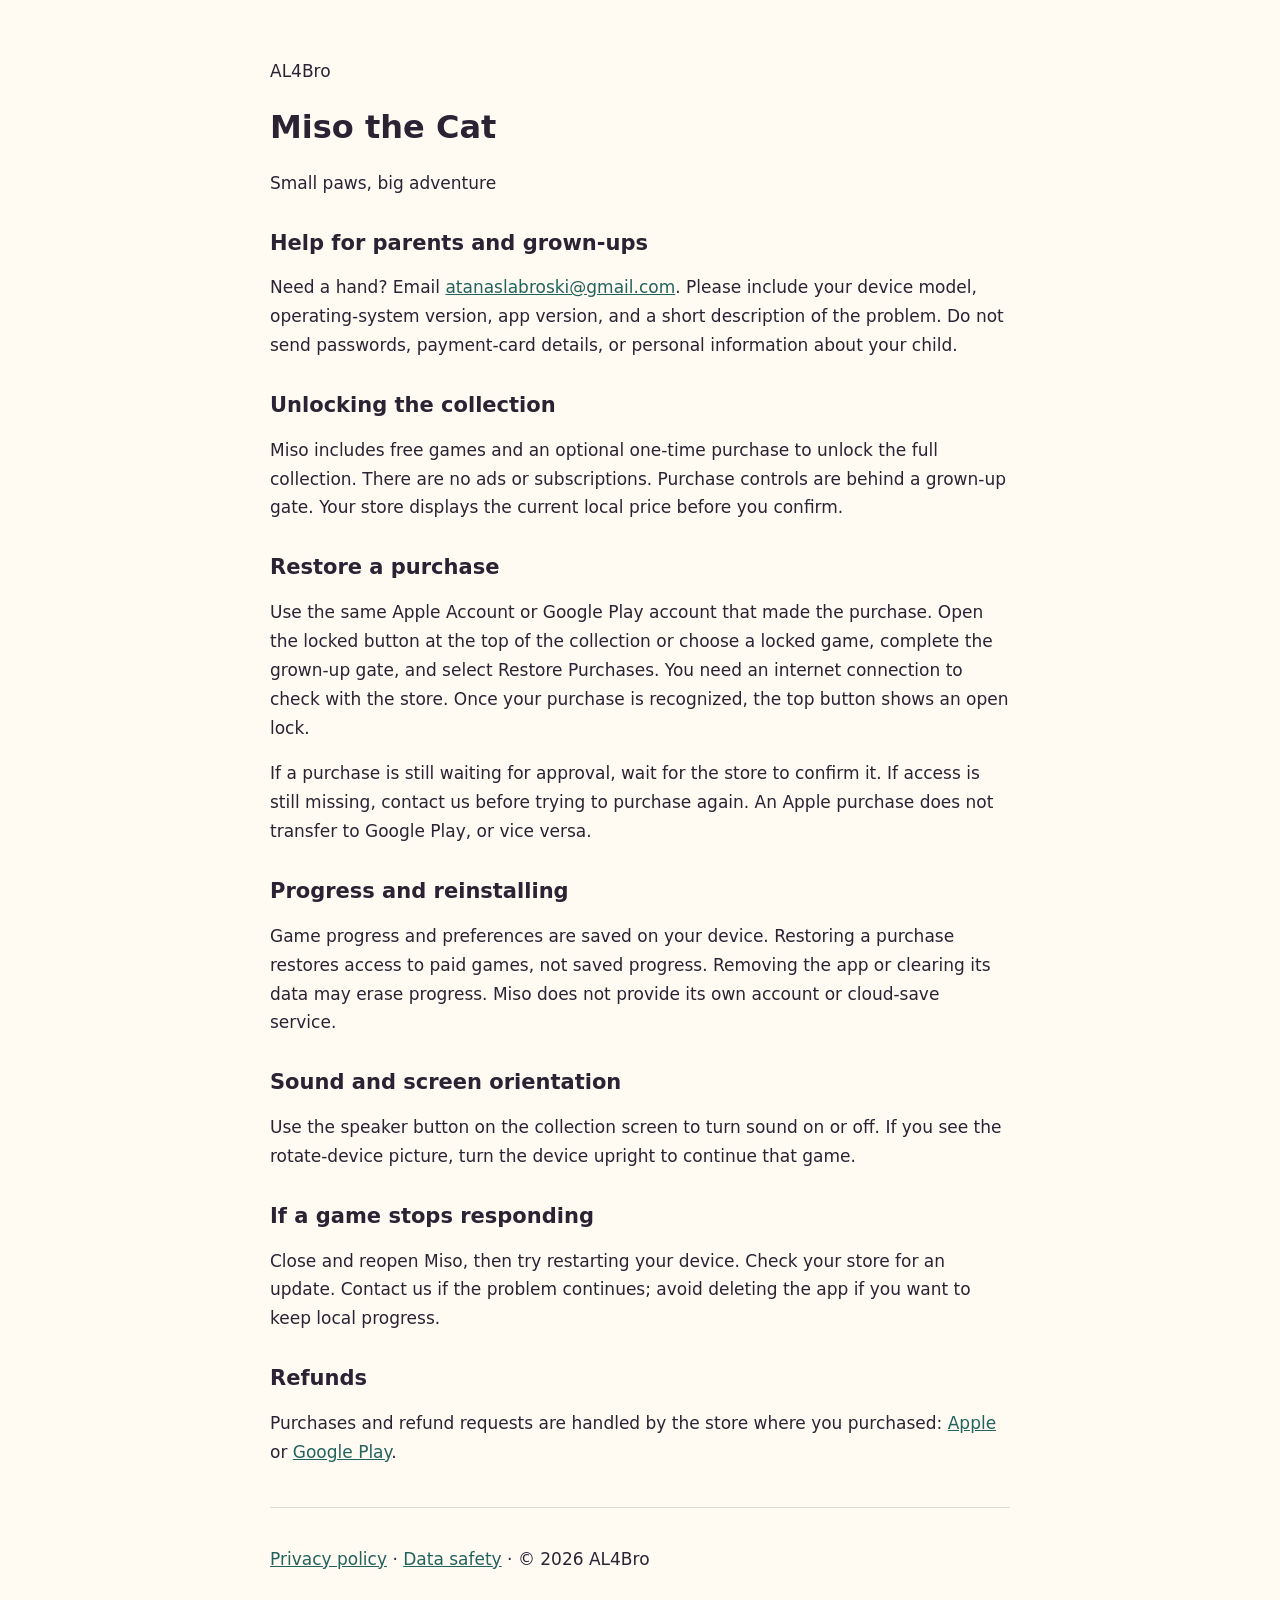
<file: miso/support.html>
<!doctype html>
<html lang="en"><head><meta charset="utf-8"><meta name="viewport" content="width=device-width,initial-scale=1"><title>Miso the Cat — Support</title><style>body{font:17px/1.7 system-ui,sans-serif;color:#292334;background:#fffaf2;max-width:740px;margin:auto;padding:40px 24px}h1,h2{line-height:1.25}h1{font-size:32px}h2{font-size:21px;margin-top:32px}a{color:#23635e}footer{margin-top:40px;border-top:1px solid #ded8ce;padding-top:20px}</style></head><body>
<header><p>AL4Bro</p><h1>Miso the Cat</h1><p>Small paws, big adventure</p></header><main><h2>Help for parents and grown-ups</h2><p>Need a hand? Email <a href="mailto:atanaslabroski@gmail.com">atanaslabroski@gmail.com</a>. Please include your device model, operating-system version, app version, and a short description of the problem. Do not send passwords, payment-card details, or personal information about your child.</p>
<h2>Unlocking the collection</h2><p>Miso includes free games and an optional one-time purchase to unlock the full collection. There are no ads or subscriptions. Purchase controls are behind a grown-up gate. Your store displays the current local price before you confirm.</p>
<h2>Restore a purchase</h2><p>Use the same Apple Account or Google Play account that made the purchase. Open the locked button at the top of the collection or choose a locked game, complete the grown-up gate, and select Restore Purchases. You need an internet connection to check with the store. Once your purchase is recognized, the top button shows an open lock.</p><p>If a purchase is still waiting for approval, wait for the store to confirm it. If access is still missing, contact us before trying to purchase again. An Apple purchase does not transfer to Google Play, or vice versa.</p>
<h2>Progress and reinstalling</h2><p>Game progress and preferences are saved on your device. Restoring a purchase restores access to paid games, not saved progress. Removing the app or clearing its data may erase progress. Miso does not provide its own account or cloud-save service.</p>
<h2>Sound and screen orientation</h2><p>Use the speaker button on the collection screen to turn sound on or off. If you see the rotate-device picture, turn the device upright to continue that game.</p>
<h2>If a game stops responding</h2><p>Close and reopen Miso, then try restarting your device. Check your store for an update. Contact us if the problem continues; avoid deleting the app if you want to keep local progress.</p>
<h2>Refunds</h2><p>Purchases and refund requests are handled by the store where you purchased: <a href="https://reportaproblem.apple.com/">Apple</a> or <a href="https://support.google.com/googleplay/answer/2479637">Google Play</a>.</p></main><footer><p><a href="privacy.html">Privacy policy</a> · <a href="data-safety.html">Data safety</a> · © 2026 AL4Bro</p></footer></body></html>
</file>
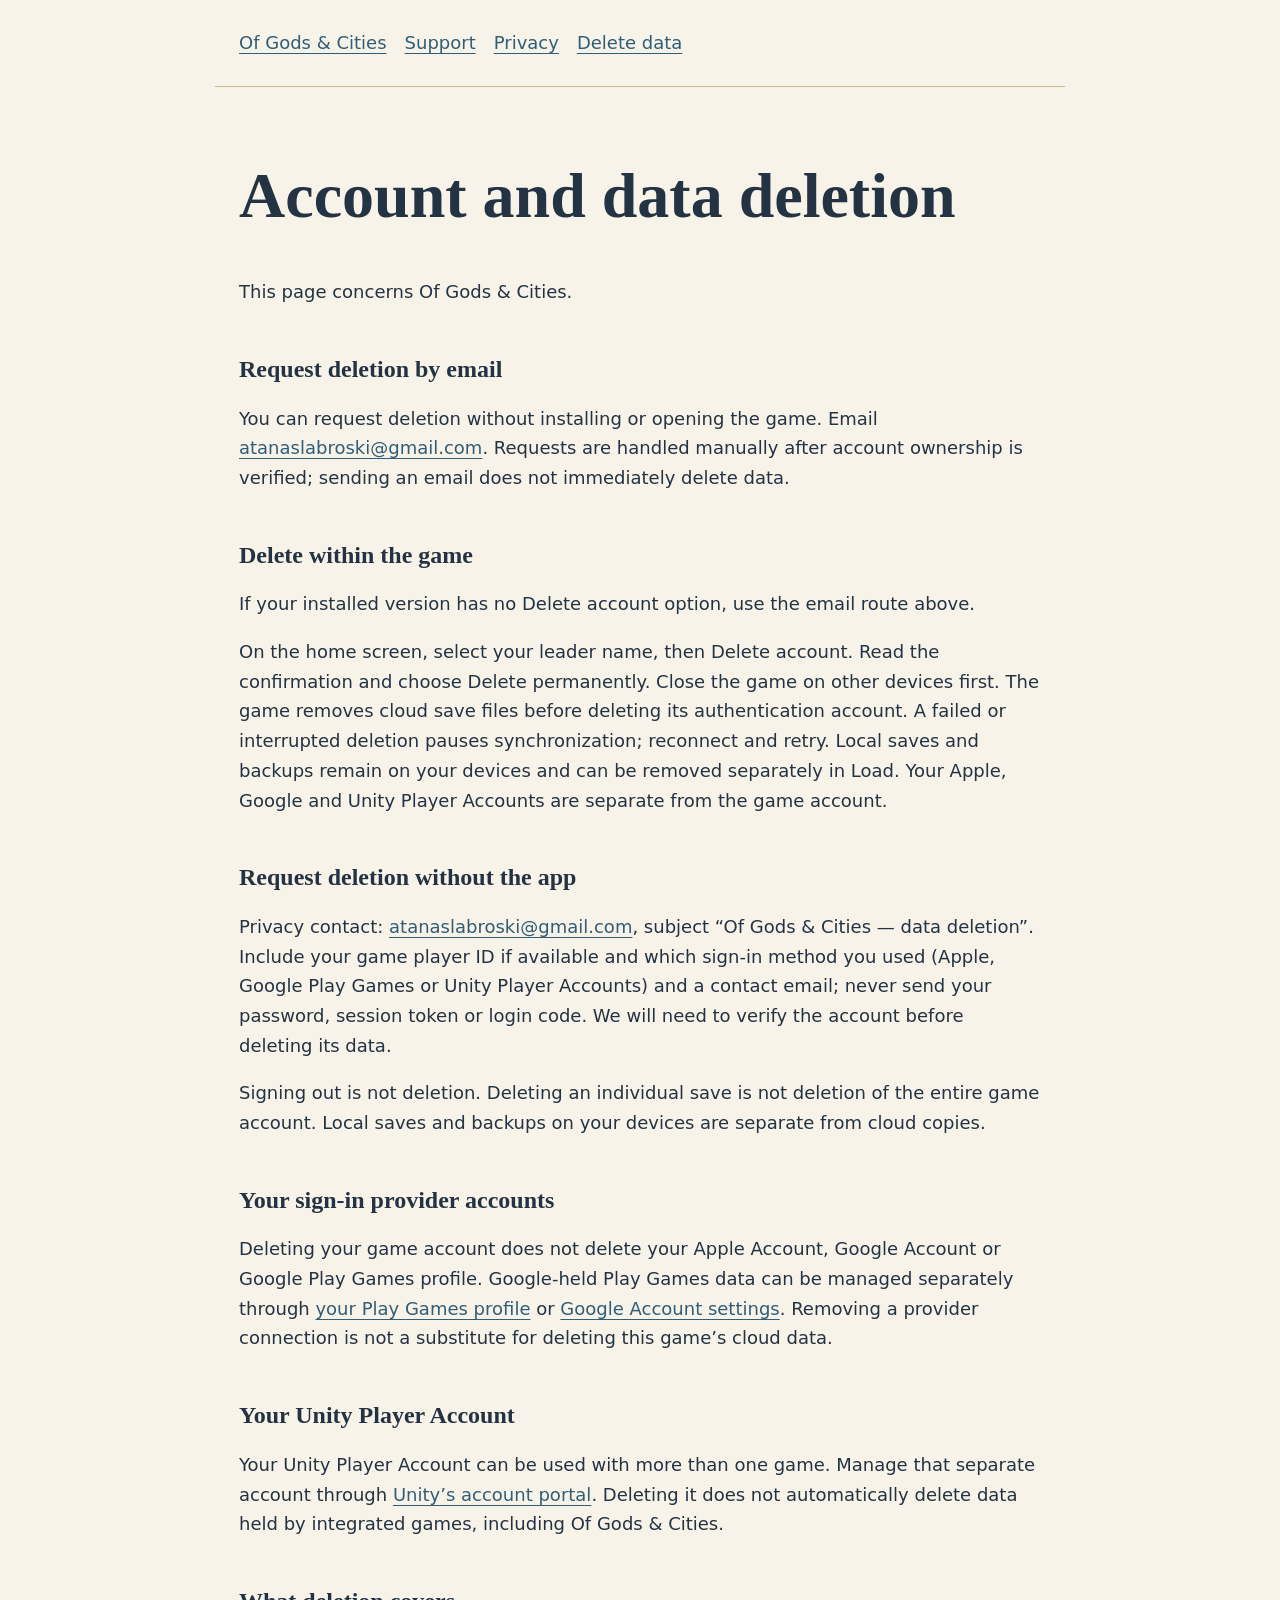
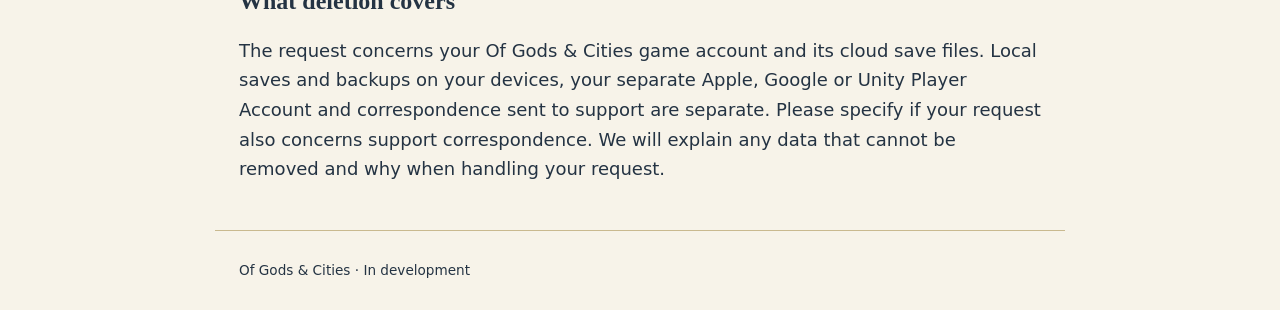
<file: of-gods-and-cities/delete-data.html>
<!doctype html>
<html lang="en"><head><meta charset="utf-8"><meta name="viewport" content="width=device-width,initial-scale=1"><title>Account and data deletion | Of Gods &amp; Cities</title><link rel="stylesheet" href="style.css"></head><body><header><nav aria-label="Main navigation"><a href="index.html">Of Gods &amp; Cities</a><a href="support.html">Support</a><a href="privacy.html">Privacy</a><a href="delete-data.html">Delete data</a></nav></header><main><h1>Account and data deletion</h1><p>This page concerns Of Gods &amp; Cities.</p><h2>Request deletion by email</h2><p>You can request deletion without installing or opening the game. Email <a href="mailto:atanaslabroski@gmail.com?subject=Of%20Gods%20and%20Cities%20data%20deletion">atanaslabroski@gmail.com</a>. Requests are handled manually after account ownership is verified; sending an email does not immediately delete data.</p><h2>Delete within the game</h2><p>If your installed version has no Delete account option, use the email route above.</p><p>On the home screen, select your leader name, then Delete account. Read the confirmation and choose Delete permanently. Close the game on other devices first. The game removes cloud save files before deleting its authentication account. A failed or interrupted deletion pauses synchronization; reconnect and retry. Local saves and backups remain on your devices and can be removed separately in Load. Your Apple, Google and Unity Player Accounts are separate from the game account.</p><h2>Request deletion without the app</h2><p>Privacy contact: <a href="mailto:atanaslabroski@gmail.com">atanaslabroski@gmail.com</a>, subject “Of Gods &amp; Cities — data deletion”. Include your game player ID if available and which sign-in method you used (Apple, Google Play Games or Unity Player Accounts) and a contact email; never send your password, session token or login code. We will need to verify the account before deleting its data.</p><p>Signing out is not deletion. Deleting an individual save is not deletion of the entire game account. Local saves and backups on your devices are separate from cloud copies.</p><h2>Your sign-in provider accounts</h2><p>Deleting your game account does not delete your Apple Account, Google Account or Google Play Games profile. Google-held Play Games data can be managed separately through <a href="https://play.google.com/games/profile">your Play Games profile</a> or <a href="https://myaccount.google.com/">Google Account settings</a>. Removing a provider connection is not a substitute for deleting this game’s cloud data.</p><h2>Your Unity Player Account</h2><p>Your Unity Player Account can be used with more than one game. Manage that separate account through <a href="https://player-account.unity.com/">Unity’s account portal</a>. Deleting it does not automatically delete data held by integrated games, including Of Gods &amp; Cities.</p><h2>What deletion covers</h2><p>The request concerns your Of Gods &amp; Cities game account and its cloud save files. Local saves and backups on your devices, your separate Apple, Google or Unity Player Account and correspondence sent to support are separate. Please specify if your request also concerns support correspondence. We will explain any data that cannot be removed and why when handling your request.</p></main><footer>Of Gods &amp; Cities · In development</footer></body></html>
</file>
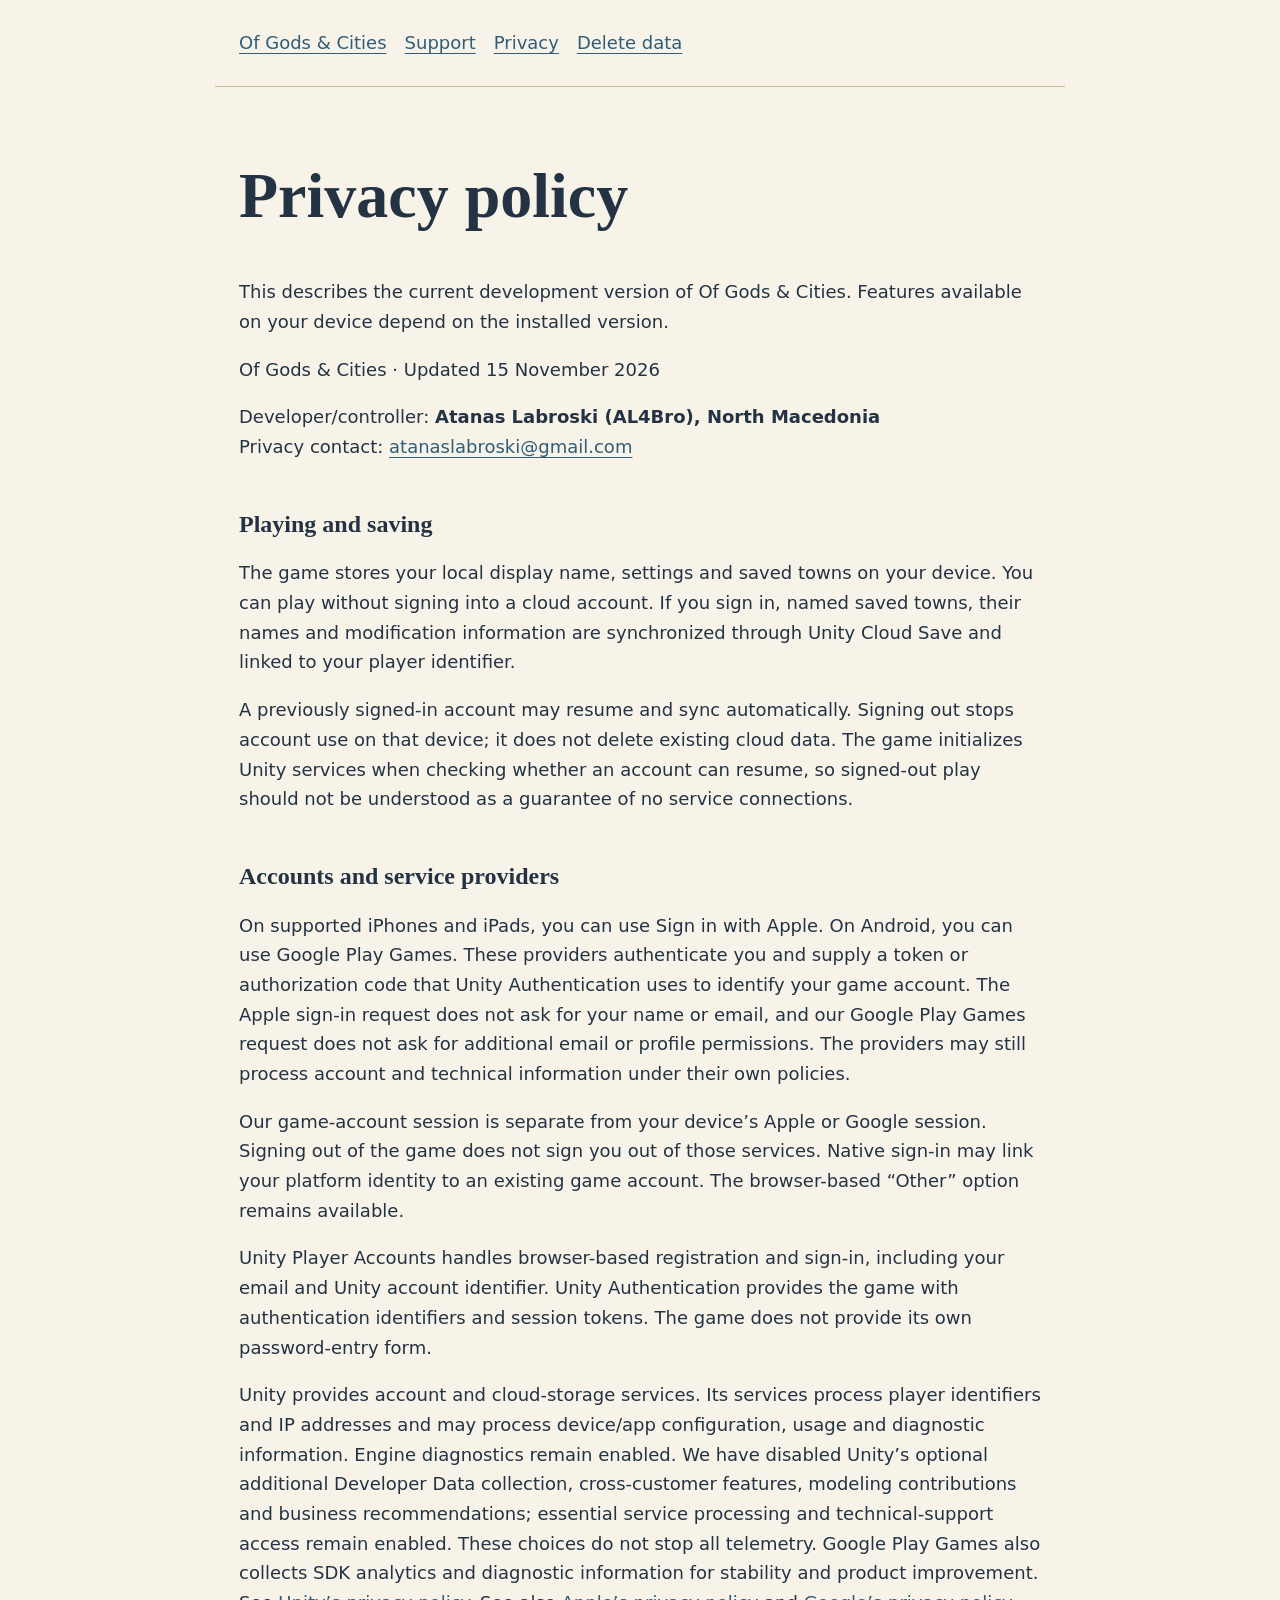
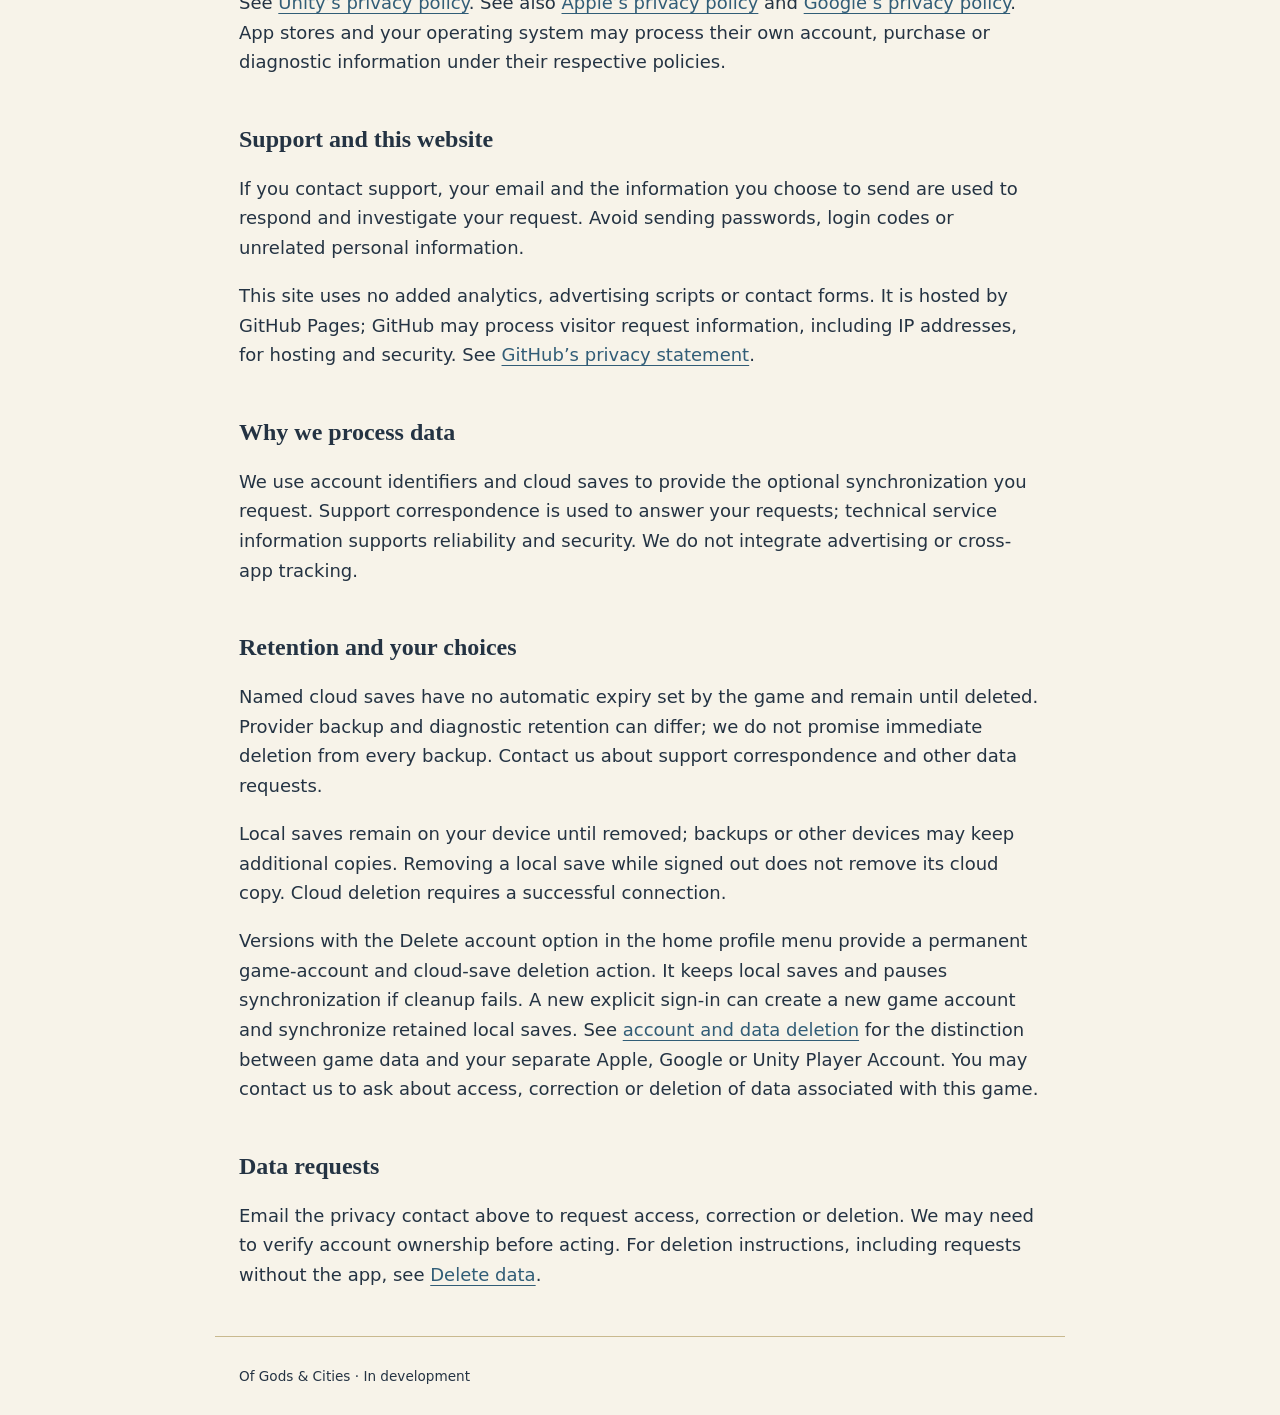
<file: of-gods-and-cities/privacy.html>
<!doctype html>
<html lang="en"><head><meta charset="utf-8"><meta name="viewport" content="width=device-width,initial-scale=1"><title>Privacy policy | Of Gods &amp; Cities</title><link rel="stylesheet" href="style.css"></head><body><header><nav aria-label="Main navigation"><a href="index.html">Of Gods &amp; Cities</a><a href="support.html">Support</a><a href="privacy.html">Privacy</a><a href="delete-data.html">Delete data</a></nav></header><main><h1>Privacy policy</h1><p>This describes the current development version of Of Gods &amp; Cities. Features available on your device depend on the installed version.</p><p>Of Gods &amp; Cities · Updated 15 November 2026</p><p>Developer/controller: <strong>Atanas Labroski (AL4Bro), North Macedonia</strong><br>Privacy contact: <a href="mailto:atanaslabroski@gmail.com">atanaslabroski@gmail.com</a></p><h2>Playing and saving</h2><p>The game stores your local display name, settings and saved towns on your device. You can play without signing into a cloud account. If you sign in, named saved towns, their names and modification information are synchronized through Unity Cloud Save and linked to your player identifier.</p><p>A previously signed-in account may resume and sync automatically. Signing out stops account use on that device; it does not delete existing cloud data. The game initializes Unity services when checking whether an account can resume, so signed-out play should not be understood as a guarantee of no service connections.</p><h2>Accounts and service providers</h2><p>On supported iPhones and iPads, you can use Sign in with Apple. On Android, you can use Google Play Games. These providers authenticate you and supply a token or authorization code that Unity Authentication uses to identify your game account. The Apple sign-in request does not ask for your name or email, and our Google Play Games request does not ask for additional email or profile permissions. The providers may still process account and technical information under their own policies.</p><p>Our game-account session is separate from your device’s Apple or Google session. Signing out of the game does not sign you out of those services. Native sign-in may link your platform identity to an existing game account. The browser-based “Other” option remains available.</p><p>Unity Player Accounts handles browser-based registration and sign-in, including your email and Unity account identifier. Unity Authentication provides the game with authentication identifiers and session tokens. The game does not provide its own password-entry form.</p><p>Unity provides account and cloud-storage services. Its services process player identifiers and IP addresses and may process device/app configuration, usage and diagnostic information. Engine diagnostics remain enabled. We have disabled Unity’s optional additional Developer Data collection, cross-customer features, modeling contributions and business recommendations; essential service processing and technical-support access remain enabled. These choices do not stop all telemetry. Google Play Games also collects SDK analytics and diagnostic information for stability and product improvement. See <a href="https://unity.com/legal/privacy-policy">Unity’s privacy policy</a>. See also <a href="https://www.apple.com/legal/privacy/">Apple’s privacy policy</a> and <a href="https://policies.google.com/privacy">Google’s privacy policy</a>. App stores and your operating system may process their own account, purchase or diagnostic information under their respective policies.</p><h2>Support and this website</h2><p>If you contact support, your email and the information you choose to send are used to respond and investigate your request. Avoid sending passwords, login codes or unrelated personal information.</p><p>This site uses no added analytics, advertising scripts or contact forms. It is hosted by GitHub Pages; GitHub may process visitor request information, including IP addresses, for hosting and security. See <a href="https://docs.github.com/en/site-policy/privacy-policies/github-general-privacy-statement">GitHub’s privacy statement</a>.</p><h2>Why we process data</h2><p>We use account identifiers and cloud saves to provide the optional synchronization you request. Support correspondence is used to answer your requests; technical service information supports reliability and security. We do not integrate advertising or cross-app tracking.</p><h2>Retention and your choices</h2><p>Named cloud saves have no automatic expiry set by the game and remain until deleted. Provider backup and diagnostic retention can differ; we do not promise immediate deletion from every backup. Contact us about support correspondence and other data requests.</p><p>Local saves remain on your device until removed; backups or other devices may keep additional copies. Removing a local save while signed out does not remove its cloud copy. Cloud deletion requires a successful connection.</p><p>Versions with the Delete account option in the home profile menu provide a permanent game-account and cloud-save deletion action. It keeps local saves and pauses synchronization if cleanup fails. A new explicit sign-in can create a new game account and synchronize retained local saves. See <a href="delete-data.html">account and data deletion</a> for the distinction between game data and your separate Apple, Google or Unity Player Account. You may contact us to ask about access, correction or deletion of data associated with this game.</p><h2>Data requests</h2><p>Email the privacy contact above to request access, correction or deletion. We may need to verify account ownership before acting. For deletion instructions, including requests without the app, see <a href="delete-data.html">Delete data</a>.</p></main><footer>Of Gods &amp; Cities · In development</footer></body></html>
</file>
<file: of-gods-and-cities/style.css>
*{box-sizing:border-box}body{margin:0;background:#f7f3e9;color:#243343;font:18px/1.65 system-ui,sans-serif}header,main,footer{max-width:850px;margin:auto;padding:28px 24px}header{border-bottom:1px solid #c9b98f}nav{display:flex;flex-wrap:wrap;gap:18px}a{color:#315d77;text-underline-offset:4px}h1,h2{font-family:Georgia,serif;line-height:1.2;color:#243343}h1{font-size:clamp(2.3rem,7vw,4rem)}h2{margin-top:2em;font-size:1.5rem}.eyebrow{letter-spacing:.12em;text-transform:uppercase;font-size:.8rem}.draft{border-left:4px solid #9c743b;padding:12px 18px;background:#eee3cd}.card{padding:24px;border:1px solid #c9b98f;border-radius:10px;margin-top:24px}footer{font-size:.85rem;border-top:1px solid #c9b98f}a:focus-visible{outline:3px solid #9c743b;outline-offset:5px}li{margin:.5em 0}.video{display:block;width:100%;aspect-ratio:16/9;border:0;border-radius:10px;margin-top:16px}
</file>
